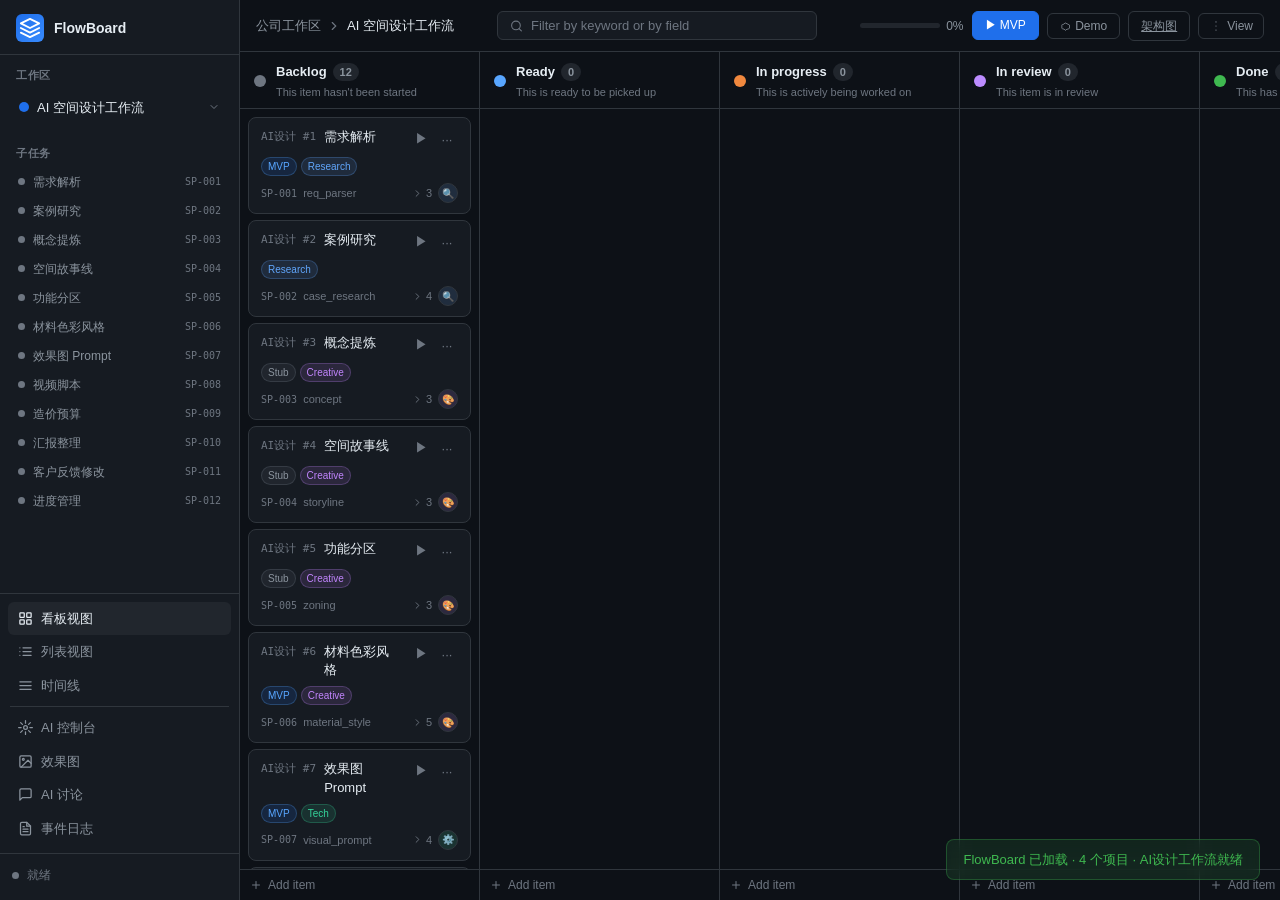
<file: dashboard/index.html>
<!DOCTYPE html>
<html lang="zh-CN">
<head>
  <meta charset="UTF-8" />
  <meta name="viewport" content="width=device-width, initial-scale=1.0" />
  <title>项目实施看板</title>
  <link rel="stylesheet" href="styles.css" />
</head>
<body>

  <!-- ════════════════════════════════════════
       SIDEBAR
  ════════════════════════════════════════ -->
  <aside class="sidebar">
    <div class="sidebar-brand">
      <div class="brand-logo">
        <svg width="22" height="22" viewBox="0 0 24 24" fill="none">
          <path d="M12 2L2 7l10 5 10-5-10-5zM2 17l10 5 10-5M2 12l10 5 10-5" stroke="currentColor" stroke-width="2" stroke-linecap="round" stroke-linejoin="round"/>
        </svg>
      </div>
      <span class="brand-name">FlowBoard</span>
    </div>

    <!-- Project Selector -->
    <div class="project-section">
      <div class="section-label">工作区</div>
      <div class="project-selector" id="projectSelector">
        <div class="project-current" id="projectCurrent">
          <span class="project-dot" id="projectDot"></span>
          <span class="project-current-name" id="projectCurrentName">加载中...</span>
          <svg class="chevron" width="12" height="12" viewBox="0 0 24 24" fill="none"><path d="M6 9l6 6 6-6" stroke="currentColor" stroke-width="2" stroke-linecap="round" stroke-linejoin="round"/></svg>
        </div>
        <div class="project-dropdown" id="projectDropdown"></div>
      </div>
    </div>

    <!-- Sub-items (12 Specialists as nav children) -->
    <div class="project-section" style="margin-top:8px">
      <div class="section-label">子任务</div>
      <div class="subtask-nav" id="subtaskNav"></div>
    </div>

    <div class="sidebar-spacer"></div>

    <!-- Bottom nav -->
    <nav class="bottom-nav">
      <a class="nav-item active" data-view="board" href="#">
        <svg width="15" height="15" viewBox="0 0 24 24" fill="none"><rect x="3" y="3" width="7" height="7" rx="1" stroke="currentColor" stroke-width="2"/><rect x="14" y="3" width="7" height="7" rx="1" stroke="currentColor" stroke-width="2"/><rect x="3" y="14" width="7" height="7" rx="1" stroke="currentColor" stroke-width="2"/><rect x="14" y="14" width="7" height="7" rx="1" stroke="currentColor" stroke-width="2"/></svg>
        看板视图
      </a>
      <a class="nav-item" data-view="list" href="#">
        <svg width="15" height="15" viewBox="0 0 24 24" fill="none"><path d="M8 6h13M8 12h13M8 18h13M3 6h.01M3 12h.01M3 18h.01" stroke="currentColor" stroke-width="2" stroke-linecap="round"/></svg>
        列表视图
      </a>
      <a class="nav-item" data-view="timeline" href="#">
        <svg width="15" height="15" viewBox="0 0 24 24" fill="none"><path d="M3 12h18M3 6h18M3 18h18" stroke="currentColor" stroke-width="2" stroke-linecap="round"/></svg>
        时间线
      </a>
      <div class="nav-divider"></div>
      <a class="nav-item" data-view="ai" href="#">
        <svg width="15" height="15" viewBox="0 0 24 24" fill="none"><circle cx="12" cy="12" r="3" stroke="currentColor" stroke-width="2"/><path d="M12 1v4M12 19v4M4.22 4.22l2.83 2.83M16.95 16.95l2.83 2.83M1 12h4M19 12h4M4.22 19.78l2.83-2.83M16.95 7.05l2.83-2.83" stroke="currentColor" stroke-width="2" stroke-linecap="round"/></svg>
        AI 控制台
      </a>
      <a class="nav-item" data-view="renders" href="#">
        <svg width="15" height="15" viewBox="0 0 24 24" fill="none"><rect x="3" y="3" width="18" height="18" rx="2" stroke="currentColor" stroke-width="2"/><circle cx="8.5" cy="8.5" r="1.5" stroke="currentColor" stroke-width="2"/><path d="M21 15l-5-5L5 21" stroke="currentColor" stroke-width="2" stroke-linecap="round" stroke-linejoin="round"/></svg>
        效果图
      </a>
      <a class="nav-item" data-view="discuss" href="#">
        <svg width="15" height="15" viewBox="0 0 24 24" fill="none"><path d="M21 15a2 2 0 01-2 2H7l-4 4V5a2 2 0 012-2h14a2 2 0 012 2z" stroke="currentColor" stroke-width="2" stroke-linecap="round" stroke-linejoin="round"/></svg>
        AI 讨论
      </a>
      <a class="nav-item" data-view="log" href="#">
        <svg width="15" height="15" viewBox="0 0 24 24" fill="none"><path d="M14 2H6a2 2 0 00-2 2v16a2 2 0 002 2h12a2 2 0 002-2V8z" stroke="currentColor" stroke-width="2"/><path d="M14 2v6h6M16 13H8M16 17H8M10 9H8" stroke="currentColor" stroke-width="2" stroke-linecap="round"/></svg>
        事件日志
      </a>
    </nav>

    <div class="sidebar-footer">
      <div class="agent-pill" id="agentPill">
        <span class="agent-dot" id="agentDot"></span>
        <span id="agentText">就绪</span>
      </div>
    </div>
  </aside>

  <!-- ════════════════════════════════════════
       MAIN
  ════════════════════════════════════════ -->
  <main class="main">

    <!-- Topbar -->
    <header class="topbar">
      <div class="topbar-left">
        <div class="breadcrumb">
          <span class="bc-company" id="bcCompany">公司工作区</span>
          <svg width="14" height="14" viewBox="0 0 24 24" fill="none"><path d="M9 18l6-6-6-6" stroke="currentColor" stroke-width="2" stroke-linecap="round"/></svg>
          <span class="bc-project" id="bcProject">—</span>
        </div>
      </div>
      <div class="topbar-center">
        <div class="search-bar">
          <svg width="14" height="14" viewBox="0 0 24 24" fill="none"><circle cx="11" cy="11" r="8" stroke="currentColor" stroke-width="2"/><path d="M21 21l-4.35-4.35" stroke="currentColor" stroke-width="2" stroke-linecap="round"/></svg>
          <input type="text" id="searchInput" placeholder="Filter by keyword or by field" />
        </div>
      </div>
      <div class="topbar-right">
        <div class="progress-chip">
          <div class="progress-chip-bar">
            <div class="progress-chip-fill" id="globalBar" style="width:0%"></div>
          </div>
          <span id="globalPct">0%</span>
        </div>
        <button class="topbar-btn primary" id="btnRunMVP">▶ MVP</button>
        <button class="topbar-btn ghost" id="btnRunDemo">⬡ Demo</button>
        <a class="topbar-btn ghost" href="architecture.html" target="_blank" rel="noopener noreferrer">架构图</a>
        <button class="topbar-btn icon" id="btnViewToggle" title="视图选项">
          <svg width="14" height="14" viewBox="0 0 24 24" fill="none"><circle cx="12" cy="5" r="1" fill="currentColor"/><circle cx="12" cy="12" r="1" fill="currentColor"/><circle cx="12" cy="19" r="1" fill="currentColor"/></svg>
          View
        </button>
      </div>
    </header>

    <!-- ── BOARD VIEW ────────────────────────── -->
    <div class="view active" id="view-board">
      <div class="board-wrap" id="boardWrap"></div>
    </div>

    <!-- ── LIST VIEW ─────────────────────────── -->
    <div class="view" id="view-list">
      <div class="list-wrap" id="listWrap"></div>
    </div>

    <!-- ── TIMELINE VIEW ─────────────────────── -->
    <div class="view" id="view-timeline">
      <div class="timeline-wrap" id="timelineWrap"></div>
    </div>

    <!-- ── AI PANEL ──────────────────────────── -->
    <div class="view" id="view-ai">
      <div class="ai-wrap">
        <div class="ai-top">
          <h2>AI 控制台</h2>
          <span class="model-badge" id="modelBadge">未配置</span>
        </div>

        <!-- ① API 配置区 -->
        <div class="ai-card ai-card-full" id="aiConfigCard">
          <div class="ai-card-hd">
            接口配置
            <span class="config-status" id="configStatus">未连接</span>
          </div>
          <div class="ai-config-grid">
            <div class="cfg-field">
              <label>Provider</label>
              <select id="cfgProvider">
                <option value="openai">OpenAI / 兼容接口</option>
                <option value="zhipu">智谱 GLM (api.bigmodel.cn)</option>
                <option value="deepseek">DeepSeek (api.deepseek.com)</option>
                <option value="qwen">通义千问 (dashscope.aliyuncs.com)</option>
                <option value="custom">自定义 Base URL</option>
              </select>
            </div>
            <div class="cfg-field">
              <label>Model</label>
              <input type="text" id="cfgModel" placeholder="gpt-4o / glm-4 / deepseek-chat" />
            </div>
            <div class="cfg-field cfg-field-wide">
              <label>Base URL <span style="color:var(--text-3);font-size:11px">（空=使用Provider默认）</span></label>
              <input type="text" id="cfgBaseUrl" placeholder="https://api.openai.com/v1" />
            </div>
            <div class="cfg-field cfg-field-wide">
              <label>API Key</label>
              <div class="key-row">
                <input type="password" id="cfgApiKey" placeholder="sk-..." autocomplete="off" />
                <button class="topbar-btn ghost sm" id="btnTestConn">测试连接</button>
                <button class="topbar-btn primary sm" id="btnSaveCfg">保存</button>
              </div>
            </div>
          </div>
          <div class="cfg-tip" id="cfgTip">配置保存后，点击任意任务卡片的「触发 Skill」将调用真实 LLM 接口。</div>
        </div>

        <div class="ai-grid">
          <div class="ai-card">
            <div class="ai-card-hd">触发 Skill</div>
            <div id="skillList"></div>
          </div>
          <div class="ai-card">
            <div class="ai-card-hd">人工干预</div>
            <div class="intervention">
              <div class="int-row"><span>trace_id</span><code id="currentTrace">—</code></div>
              <div class="int-btns">
                <button class="int-btn warn" id="btnPause">⏸ Pause</button>
                <button class="int-btn ok" id="btnResume">▶ Resume</button>
                <button class="int-btn danger" id="btnCancel">✕ Cancel</button>
              </div>
            </div>
          </div>
          <div class="ai-card ai-card-wide">
            <div class="ai-card-hd">
              实时输出流
              <span class="stream-mode-badge" id="streamModeBadge">Mock</span>
            </div>
            <div class="event-stream" id="eventStream"></div>
          </div>
          <div class="ai-card">
            <div class="ai-card-hd">API 接口文档</div>
            <div id="apiDocs"></div>
          </div>
        </div>

        <!-- ② LLM 实时输出面板 -->
        <div class="ai-card ai-card-full" id="llmOutputCard" style="display:none">
          <div class="ai-card-hd">
            LLM 输出
            <span id="llmTaskLabel" style="font-size:11px;color:var(--text-3);margin-left:8px"></span>
            <button class="topbar-btn ghost sm" style="margin-left:auto" id="btnCloseLLM">关闭</button>
          </div>
          <div class="llm-output-wrap">
            <div class="llm-output" id="llmOutput"></div>
          </div>
        </div>
      </div>
    </div>

    <!-- ── RENDERS VIEW ──────────────────────── -->
    <div class="view" id="view-renders">
      <div class="renders-wrap">
        <div class="renders-header">
          <h2 style="font-size:16px;font-weight:600;color:var(--text-1)">效果图生成结果</h2>
          <div class="renders-actions">
            <span id="imgSelectionInfo" style="font-size:12px;color:var(--text-3)">暂无效果图</span>
            <button class="topbar-btn ghost sm" onclick="tryLoadRenders()">刷新</button>
          </div>
        </div>

        <!-- 运行面板 -->
        <div class="run-panel ai-card">
          <div class="ai-card-hd">启动工作流 <span style="font-size:11px;color:var(--text-3);margin-left:8px">（通过 server.py port 8765）</span></div>
          <div class="run-fields">
            <div class="cfg-field cfg-field-wide">
              <label>任务书</label>
              <textarea id="realBrief" rows="2" placeholder="为某科技企业设计 800㎡ 展厅，风格偏科技感与未来感，要求沉浸式互动体验。" style="width:100%;background:var(--bg-2);border:1px solid var(--border);border-radius:6px;padding:8px;color:var(--text-1);font-size:12px;resize:vertical;"></textarea>
            </div>
            <div class="cfg-field">
              <label>生图 API</label>
              <select id="realImgProvider" style="background:var(--bg-2);border:1px solid var(--border);border-radius:6px;padding:6px 10px;color:var(--text-1);font-size:12px;">
                <option value="cogview">智谱 CogView（推荐）</option>
                <option value="wanx">通义万象</option>
                <option value="mock">Mock（占位图，不消耗 API）</option>
              </select>
            </div>
            <div style="display:flex;align-items:center;gap:8px;margin-top:4px">
              <button class="topbar-btn primary" id="btnRunReal">▶ 启动真实工作流</button>
              <span id="runStatus" style="font-size:12px;color:var(--text-3)">尚未启动</span>
            </div>
          </div>
        </div>

        <!-- 效果图画廊 -->
        <div class="img-gallery" id="imgGallery">
          <div class="gallery-empty">尚无效果图，点击"启动真实工作流"开始生成</div>
        </div>

        <!-- Prompt 查看 Modal -->
        <div id="promptModal" style="display:none;position:fixed;top:0;left:0;right:0;bottom:0;background:rgba(0,0,0,.75);z-index:9999;align-items:center;justify-content:center;" onclick="this.style.display='none'">
          <div style="background:var(--bg-1);border:1px solid var(--border);border-radius:10px;padding:20px;max-width:700px;width:90%;max-height:60vh;overflow:auto;" onclick="event.stopPropagation()">
            <div style="font-size:13px;font-weight:600;color:var(--text-2);margin-bottom:10px">完整 Prompt</div>
            <pre id="promptModalContent" style="font-size:12px;color:var(--text-1);white-space:pre-wrap;word-break:break-all;line-height:1.6"></pre>
            <button class="topbar-btn ghost sm" style="margin-top:12px" onclick="document.getElementById('promptModal').style.display='none'">关闭</button>
          </div>
        </div>
      </div>
    </div>

    <!-- ── DISCUSS VIEW ───────────────────────── -->
    <div class="view" id="view-discuss">
      <div class="discuss-wrap">
        <div class="discuss-header">
          <h2 style="font-size:16px;font-weight:600;color:var(--text-1)">AI 方案讨论室</h2>
          <span style="font-size:12px;color:var(--text-3)">AI 实时参与方案讨论，决策自动记录</span>
        </div>

        <!-- 快捷决策按钮 -->
        <div class="disc-quick-btns">
          <span style="font-size:11px;color:var(--text-3);margin-right:8px">快捷指令：</span>
          <button class="topbar-btn ghost sm" data-discuss-quick="请分析当前选定效果图的优缺点">分析效果图</button>
          <button class="topbar-btn ghost sm" data-discuss-quick="建议优化材料方案，增强科技感">优化材料</button>
          <button class="topbar-btn ghost sm" data-discuss-quick="根据现有方案，给出造价预算建议">造价估算</button>
          <button class="topbar-btn ghost sm" data-discuss-quick="生成下一步的修改行动清单">输出行动清单</button>
        </div>

        <!-- 讨论日志 -->
        <div class="disc-log" id="discussionLog"></div>

        <!-- 输入区 -->
        <div class="disc-input-row">
          <textarea id="discInput" placeholder="输入你的想法或决策（Enter发送，Shift+Enter换行）..." rows="3"></textarea>
          <button class="topbar-btn primary" id="discSend">发送</button>
        </div>
        <div style="font-size:11px;color:var(--text-3);margin-top:6px;padding:0 2px">提示：需在 AI 控制台配置 API Key 才能使用真实 AI 讨论；否则使用 Mock 回复。</div>
      </div>
    </div>

    <!-- ── LOG VIEW ──────────────────────────── -->
    <div class="view" id="view-log">
      <div class="log-wrap">
        <div class="log-tb">
          <span class="log-title">事件日志</span>
          <div class="log-tb-right">
            <select id="logFilter" class="log-filter">
              <option value="all">全部</option>
              <option value="task.status">task.status</option>
              <option value="tool.call">tool.call</option>
              <option value="agent.thought">agent.thought</option>
            </select>
            <button class="topbar-btn ghost" id="btnClearLog">清空</button>
          </div>
        </div>
        <div class="log-body" id="logBody"></div>
      </div>
    </div>
  </main>

  <!-- ════════════════════════════════════════
       TASK DETAIL DRAWER
  ════════════════════════════════════════ -->
  <div class="overlay" id="overlay"></div>
  <div class="drawer" id="drawer">
    <div class="drawer-hd">
      <div class="drawer-hd-top">
        <span class="drawer-id" id="dId"></span>
        <button class="drawer-close" id="drawerClose">
          <svg width="14" height="14" viewBox="0 0 24 24" fill="none"><path d="M18 6L6 18M6 6l12 12" stroke="currentColor" stroke-width="2" stroke-linecap="round"/></svg>
        </button>
      </div>
      <h2 class="drawer-name" id="dName"></h2>
      <!-- 详情内搜索框 -->
      <div class="drawer-search-bar">
        <svg width="12" height="12" viewBox="0 0 24 24" fill="none"><circle cx="11" cy="11" r="8" stroke="currentColor" stroke-width="2"/><path d="M21 21l-4.35-4.35" stroke="currentColor" stroke-width="2" stroke-linecap="round"/></svg>
        <input type="text" id="drawerSearch" placeholder="在详情中检索…" autocomplete="off" />
        <span id="drawerSearchCount" style="font-size:11px;color:var(--text-3);white-space:nowrap"></span>
      </div>
    </div>
    <div class="drawer-body" id="drawer-body-content">
      <div class="drawer-field">
        <label>状态</label>
        <select id="dStatus" class="drawer-select"></select>
      </div>
      <div class="drawer-field">
        <label>负责 Leader</label>
        <span id="dLeader"></span>
      </div>
      <div class="drawer-field">
        <label>Skill</label>
        <span id="dSkill" class="mono-tag"></span>
      </div>
      <div class="drawer-field">
        <label>工具</label>
        <div class="tag-row" id="dTools"></div>
      </div>
      <div class="drawer-field">
        <label>MVP 节点</label>
        <span id="dMvp"></span>
      </div>
      <div class="drawer-section">策略规则</div>
      <div id="dRules" class="rules-list"></div>
      <div class="drawer-section">输入 / 输出</div>
      <div id="dIO"></div>
      <div class="drawer-section">事件历史</div>
      <div id="dEvents" class="events-list"></div>
      <div class="drawer-actions">
        <button class="topbar-btn primary full-w" id="dTrigger">✦ 触发 Skill</button>
      </div>
    </div>
  </div>

  <!-- Toast container -->
  <div id="toasts"></div>

  <script src="app.js"></script>
</body>
</html>
</file>
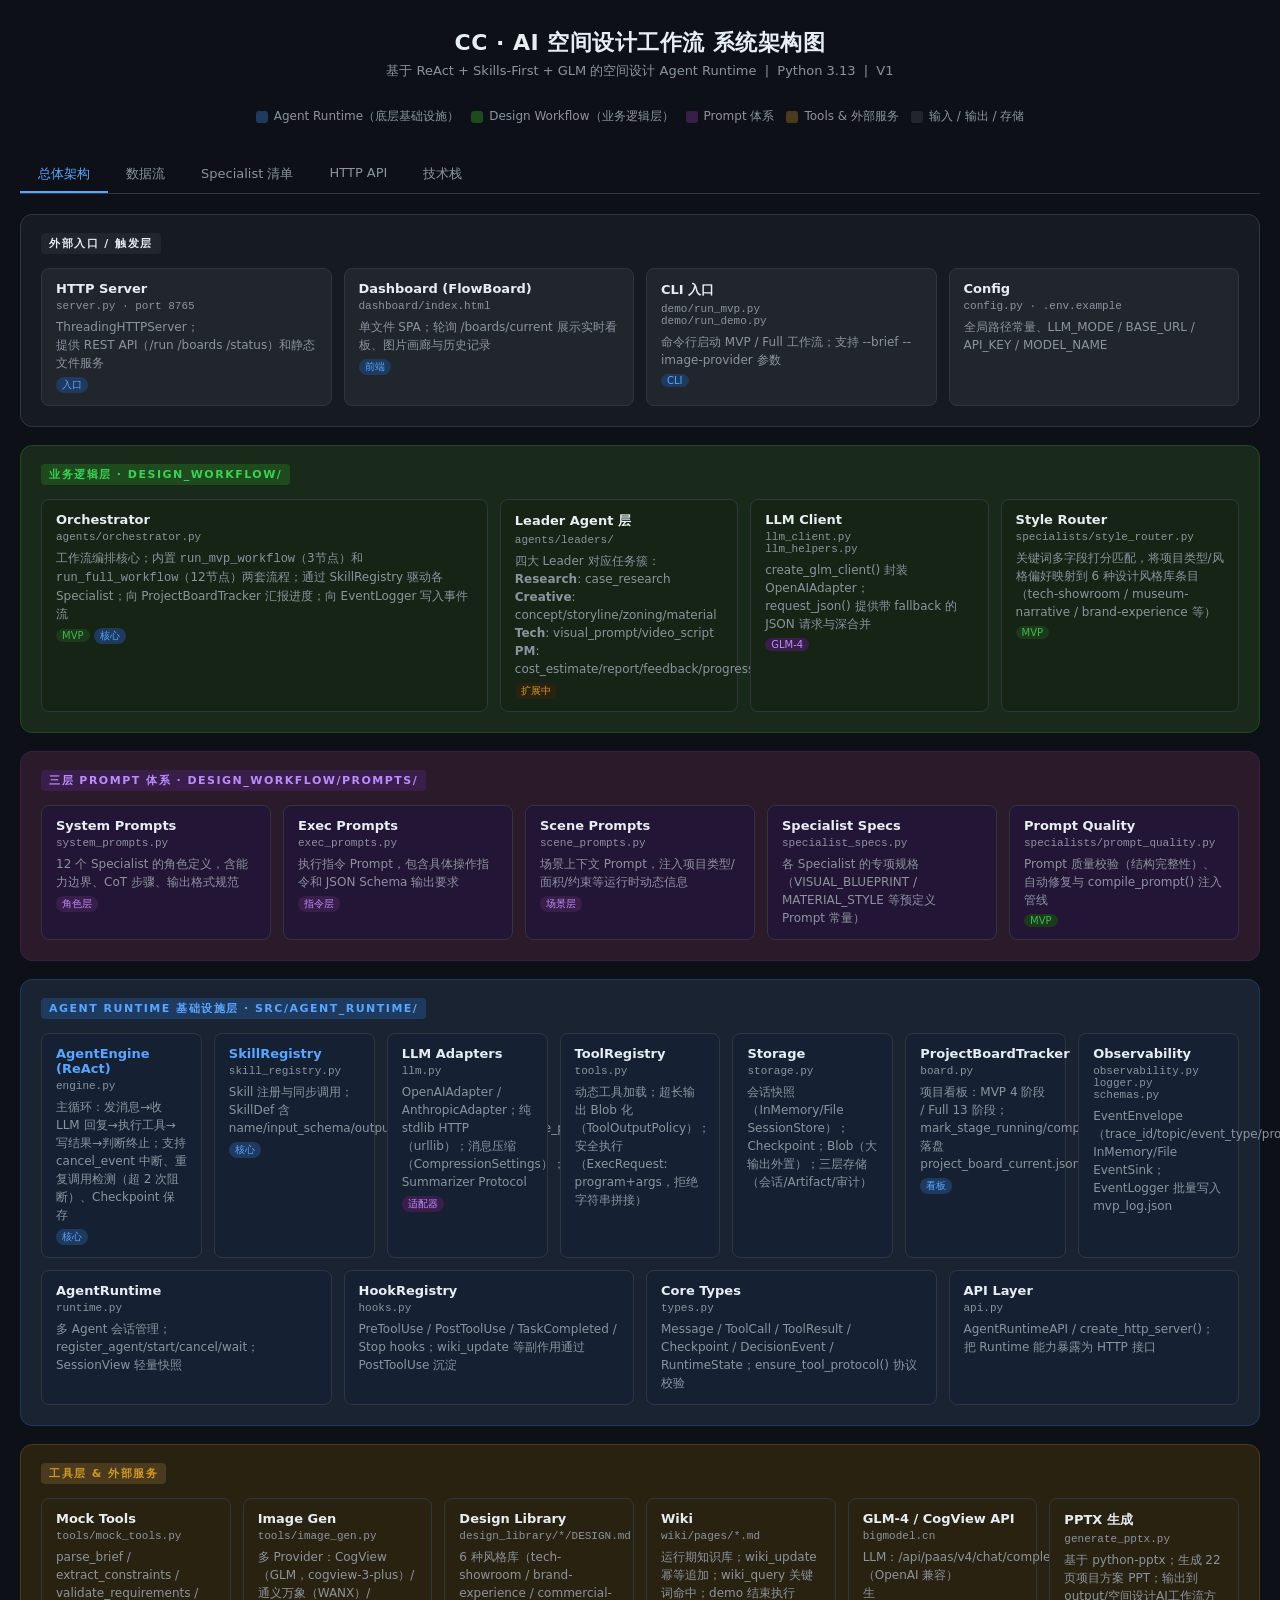
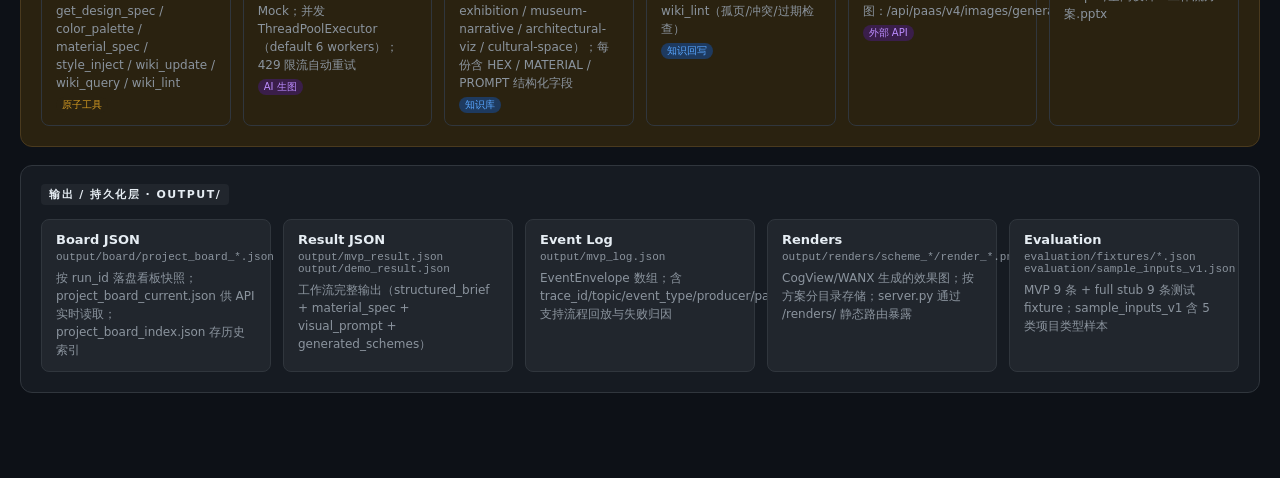
<file: dashboard/architecture.html>
<!DOCTYPE html>
<html lang="zh-CN">
<head>
<meta charset="UTF-8"/>
<meta name="viewport" content="width=device-width,initial-scale=1.0"/>
<title>CC 项目 · 系统架构图</title>
<style>
  :root{
    --bg:#0d1117;--surface:#161b22;--surface2:#21262d;--border:#30363d;
    --text:#e6edf3;--muted:#8b949e;--accent:#58a6ff;--green:#3fb950;
    --orange:#d29922;--purple:#bc8cff;--red:#f85149;--teal:#39d353;
    --layer1:#1f2937;--layer2:#1a2332;--layer3:#1a2a1a;--layer4:#2a1a2a;
    --layer5:#2a2210;
  }
  *{box-sizing:border-box;margin:0;padding:0}
  body{background:var(--bg);color:var(--text);font-family:'Segoe UI',system-ui,sans-serif;font-size:14px;min-height:100vh}
  h1{text-align:center;padding:28px 0 4px;font-size:22px;font-weight:700;letter-spacing:.5px}
  .subtitle{text-align:center;color:var(--muted);font-size:13px;margin-bottom:28px}

  /* ── MAIN LAYOUT ── */
  .page{max-width:1360px;margin:0 auto;padding:0 20px 60px}

  /* ── LEGEND ── */
  .legend{display:flex;flex-wrap:wrap;gap:12px;justify-content:center;margin-bottom:32px}
  .legend-item{display:flex;align-items:center;gap:6px;font-size:12px;color:var(--muted)}
  .legend-dot{width:12px;height:12px;border-radius:3px}

  /* ── LAYER CARD ── */
  .layer{border-radius:12px;border:1px solid var(--border);padding:18px 20px 20px;margin-bottom:18px;position:relative}
  .layer-title{font-size:11px;font-weight:700;text-transform:uppercase;letter-spacing:1.5px;margin-bottom:14px;padding:3px 8px;border-radius:4px;display:inline-block}
  .modules{display:flex;flex-wrap:wrap;gap:12px}

  /* ── MODULE BOX ── */
  .mod{border-radius:8px;border:1px solid var(--border);padding:12px 14px;min-width:160px;flex:1;cursor:default;transition:transform .15s,box-shadow .15s}
  .mod:hover{transform:translateY(-2px);box-shadow:0 6px 20px rgba(0,0,0,.4)}
  .mod-name{font-weight:600;font-size:13px;margin-bottom:4px}
  .mod-file{font-size:11px;color:var(--muted);font-family:monospace;margin-bottom:6px}
  .mod-desc{font-size:12px;color:var(--muted);line-height:1.5}
  .tag{display:inline-block;font-size:10px;padding:1px 6px;border-radius:10px;margin-top:5px;margin-right:4px}

  /* ── DATAFLOW ── */
  .flow-section{margin:28px 0}
  .flow-title{font-size:15px;font-weight:600;margin-bottom:16px;color:var(--accent)}
  .flow{display:flex;align-items:center;flex-wrap:wrap;gap:0;margin-bottom:12px}
  .flow-node{background:var(--surface2);border:1px solid var(--border);border-radius:6px;padding:7px 12px;font-size:12px;white-space:nowrap}
  .flow-arrow{font-size:18px;color:var(--muted);padding:0 6px;user-select:none}
  .flow-label{font-size:11px;color:var(--orange);margin:0 2px}

  /* ── SPECIALIST GRID ── */
  .spec-grid{display:grid;grid-template-columns:repeat(auto-fill,minmax(200px,1fr));gap:10px;margin-top:10px}
  .spec-card{background:var(--surface2);border:1px solid var(--border);border-radius:7px;padding:10px 12px}
  .spec-name{font-weight:600;font-size:12px;margin-bottom:3px}
  .spec-group{font-size:10px;padding:1px 7px;border-radius:10px;display:inline-block;margin-bottom:5px}
  .spec-desc{font-size:11px;color:var(--muted);line-height:1.45}
  .spec-status{font-size:10px;margin-top:5px}

  /* ── API SECTION ── */
  .api-table{width:100%;border-collapse:collapse;font-size:12px;margin-top:10px}
  .api-table th{background:var(--surface2);padding:8px 12px;text-align:left;font-weight:600;color:var(--muted);border-bottom:1px solid var(--border)}
  .api-table td{padding:7px 12px;border-bottom:1px solid var(--border);vertical-align:top}
  .method{font-weight:700;font-family:monospace;font-size:11px;padding:2px 6px;border-radius:4px}
  .get{background:#1a3a1a;color:var(--green)}
  .post{background:#1a2a3a;color:var(--accent)}

  /* ── COLORS PER LAYER ── */
  .l-infra{background:var(--layer2);border-color:#1e3a5f}
  .l-infra .layer-title{background:#1e3a5f;color:var(--accent)}
  .l-infra .mod{background:#162033}

  .l-business{background:var(--layer3);border-color:#1e4a1e}
  .l-business .layer-title{background:#1e4a1e;color:var(--teal)}
  .l-business .mod{background:#152415}

  .l-prompt{background:var(--layer4);border-color:#3a1e4a}
  .l-prompt .layer-title{background:#3a1e4a;color:var(--purple)}
  .l-prompt .mod{background:#231535}

  .l-tools{background:var(--layer5);border-color:#4a3a1e}
  .l-tools .layer-title{background:#4a3a1e;color:var(--orange)}
  .l-tools .mod{background:#2a2210}

  .l-io{background:var(--surface);border-color:var(--border)}
  .l-io .layer-title{background:var(--surface2);color:var(--text)}
  .l-io .mod{background:var(--surface2)}

  /* ── MISC ── */
  .accent{color:var(--accent)}.green{color:var(--green)}.orange{color:var(--orange)}
  .purple{color:var(--purple)}.red{color:var(--red)}.teal{color:var(--teal)}

  .tag-mvp{background:#1a3a1a;color:var(--green)}
  .tag-stub{background:#2a2210;color:var(--orange)}
  .tag-core{background:#1e3a5f;color:var(--accent)}
  .tag-real{background:#3a1e4a;color:var(--purple)}

  .sep{height:1px;background:var(--border);margin:24px 0}

  .callout{background:var(--surface2);border-left:3px solid var(--accent);padding:10px 14px;border-radius:0 6px 6px 0;font-size:12px;color:var(--muted);margin:12px 0}

  /* ── TABS ── */
  .tabs{display:flex;gap:0;border-bottom:1px solid var(--border);margin-bottom:20px}
  .tab{padding:8px 18px;cursor:pointer;font-size:13px;color:var(--muted);border-bottom:2px solid transparent;transition:color .1s,border-color .1s}
  .tab:hover{color:var(--text)}
  .tab.active{color:var(--accent);border-bottom-color:var(--accent)}
  .tab-content{display:none}.tab-content.active{display:block}
</style>
</head>
<body>
<div class="page">
  <h1>CC · AI 空间设计工作流 系统架构图</h1>
  <p class="subtitle">基于 ReAct + Skills-First + GLM 的空间设计 Agent Runtime &nbsp;|&nbsp; Python 3.13 &nbsp;|&nbsp; V1</p>

  <!-- LEGEND -->
  <div class="legend">
    <div class="legend-item"><div class="legend-dot" style="background:#1e3a5f"></div>Agent Runtime（底层基础设施）</div>
    <div class="legend-item"><div class="legend-dot" style="background:#1e4a1e"></div>Design Workflow（业务逻辑层）</div>
    <div class="legend-item"><div class="legend-dot" style="background:#3a1e4a"></div>Prompt 体系</div>
    <div class="legend-item"><div class="legend-dot" style="background:#4a3a1e"></div>Tools &amp; 外部服务</div>
    <div class="legend-item"><div class="legend-dot" style="background:#21262d"></div>输入 / 输出 / 存储</div>
  </div>

  <!-- TABS -->
  <div class="tabs">
    <div class="tab active" onclick="switchTab(this,'overview')">总体架构</div>
    <div class="tab" onclick="switchTab(this,'dataflow')">数据流</div>
    <div class="tab" onclick="switchTab(this,'specialists')">Specialist 清单</div>
    <div class="tab" onclick="switchTab(this,'api')">HTTP API</div>
    <div class="tab" onclick="switchTab(this,'stack')">技术栈</div>
  </div>

  <!-- ══════ TAB: OVERVIEW ══════ -->
  <div class="tab-content active" id="overview">

    <!-- L0: 外部触发 -->
    <div class="layer l-io">
      <div class="layer-title">外部入口 / 触发层</div>
      <div class="modules">
        <div class="mod">
          <div class="mod-name">HTTP Server</div>
          <div class="mod-file">server.py · port 8765</div>
          <div class="mod-desc">ThreadingHTTPServer；<br>提供 REST API（/run /boards /status）和静态文件服务</div>
          <span class="tag tag-core">入口</span>
        </div>
        <div class="mod">
          <div class="mod-name">Dashboard (FlowBoard)</div>
          <div class="mod-file">dashboard/index.html</div>
          <div class="mod-desc">单文件 SPA；轮询 /boards/current 展示实时看板、图片画廊与历史记录</div>
          <span class="tag tag-core">前端</span>
        </div>
        <div class="mod">
          <div class="mod-name">CLI 入口</div>
          <div class="mod-file">demo/run_mvp.py<br>demo/run_demo.py</div>
          <div class="mod-desc">命令行启动 MVP / Full 工作流；支持 --brief --image-provider 参数</div>
          <span class="tag tag-core">CLI</span>
        </div>
        <div class="mod">
          <div class="mod-name">Config</div>
          <div class="mod-file">config.py · .env.example</div>
          <div class="mod-desc">全局路径常量、LLM_MODE / BASE_URL / API_KEY / MODEL_NAME</div>
        </div>
      </div>
    </div>

    <!-- L1: Design Workflow -->
    <div class="layer l-business">
      <div class="layer-title">业务逻辑层 · design_workflow/</div>
      <div class="modules">
        <div class="mod" style="flex:2;min-width:240px">
          <div class="mod-name">Orchestrator</div>
          <div class="mod-file">agents/orchestrator.py</div>
          <div class="mod-desc">工作流编排核心；内置 <code>run_mvp_workflow</code>（3节点）和 <code>run_full_workflow</code>（12节点）两套流程；通过 SkillRegistry 驱动各 Specialist；向 ProjectBoardTracker 汇报进度；向 EventLogger 写入事件流</div>
          <span class="tag tag-mvp">MVP</span><span class="tag tag-core">核心</span>
        </div>
        <div class="mod">
          <div class="mod-name">Leader Agent 层</div>
          <div class="mod-file">agents/leaders/</div>
          <div class="mod-desc">四大 Leader 对应任务簇：<br>
            <b>Research</b>: case_research<br>
            <b>Creative</b>: concept/storyline/zoning/material<br>
            <b>Tech</b>: visual_prompt/video_script<br>
            <b>PM</b>: cost_estimate/report/feedback/progress
          </div>
          <span class="tag tag-stub">扩展中</span>
        </div>
        <div class="mod">
          <div class="mod-name">LLM Client</div>
          <div class="mod-file">llm_client.py<br>llm_helpers.py</div>
          <div class="mod-desc">create_glm_client() 封装 OpenAIAdapter；<br>request_json() 提供带 fallback 的 JSON 请求与深合并</div>
          <span class="tag tag-real">GLM-4</span>
        </div>
        <div class="mod">
          <div class="mod-name">Style Router</div>
          <div class="mod-file">specialists/style_router.py</div>
          <div class="mod-desc">关键词多字段打分匹配，将项目类型/风格偏好映射到 6 种设计风格库条目（tech-showroom / museum-narrative / brand-experience 等）</div>
          <span class="tag tag-mvp">MVP</span>
        </div>
      </div>
    </div>

    <!-- L2: Prompt 体系 -->
    <div class="layer l-prompt">
      <div class="layer-title">三层 Prompt 体系 · design_workflow/prompts/</div>
      <div class="modules">
        <div class="mod">
          <div class="mod-name">System Prompts</div>
          <div class="mod-file">system_prompts.py</div>
          <div class="mod-desc">12 个 Specialist 的角色定义，含能力边界、CoT 步骤、输出格式规范</div>
          <span class="tag tag-real">角色层</span>
        </div>
        <div class="mod">
          <div class="mod-name">Exec Prompts</div>
          <div class="mod-file">exec_prompts.py</div>
          <div class="mod-desc">执行指令 Prompt，包含具体操作指令和 JSON Schema 输出要求</div>
          <span class="tag tag-real">指令层</span>
        </div>
        <div class="mod">
          <div class="mod-name">Scene Prompts</div>
          <div class="mod-file">scene_prompts.py</div>
          <div class="mod-desc">场景上下文 Prompt，注入项目类型/面积/约束等运行时动态信息</div>
          <span class="tag tag-real">场景层</span>
        </div>
        <div class="mod">
          <div class="mod-name">Specialist Specs</div>
          <div class="mod-file">specialist_specs.py</div>
          <div class="mod-desc">各 Specialist 的专项规格（VISUAL_BLUEPRINT / MATERIAL_STYLE 等预定义 Prompt 常量）</div>
        </div>
        <div class="mod">
          <div class="mod-name">Prompt Quality</div>
          <div class="mod-file">specialists/prompt_quality.py</div>
          <div class="mod-desc">Prompt 质量校验（结构完整性）、自动修复与 compile_prompt() 注入管线</div>
          <span class="tag tag-mvp">MVP</span>
        </div>
      </div>
    </div>

    <!-- L3: Agent Runtime -->
    <div class="layer l-infra">
      <div class="layer-title">Agent Runtime 基础设施层 · src/agent_runtime/</div>
      <div class="modules">
        <div class="mod">
          <div class="mod-name accent">AgentEngine (ReAct)</div>
          <div class="mod-file">engine.py</div>
          <div class="mod-desc">主循环：发消息→收 LLM 回复→执行工具→写结果→判断终止；支持 cancel_event 中断、重复调用检测（超 2 次阻断）、Checkpoint 保存</div>
          <span class="tag tag-core">核心</span>
        </div>
        <div class="mod">
          <div class="mod-name accent">SkillRegistry</div>
          <div class="mod-file">skill_registry.py</div>
          <div class="mod-desc">Skill 注册与同步调用；SkillDef 含 name/input_schema/output_schema/handler/upgrade_path</div>
          <span class="tag tag-core">核心</span>
        </div>
        <div class="mod">
          <div class="mod-name">LLM Adapters</div>
          <div class="mod-file">llm.py</div>
          <div class="mod-desc">OpenAIAdapter / AnthropicAdapter；纯 stdlib HTTP（urllib）；消息压缩（CompressionSettings）；Summarizer Protocol</div>
          <span class="tag tag-real">适配器</span>
        </div>
        <div class="mod">
          <div class="mod-name">ToolRegistry</div>
          <div class="mod-file">tools.py</div>
          <div class="mod-desc">动态工具加载；超长输出 Blob 化（ToolOutputPolicy）；安全执行（ExecRequest: program+args，拒绝字符串拼接）</div>
        </div>
        <div class="mod">
          <div class="mod-name">Storage</div>
          <div class="mod-file">storage.py</div>
          <div class="mod-desc">会话快照（InMemory/File SessionStore）；Checkpoint；Blob（大输出外置）；三层存储（会话/Artifact/审计）</div>
        </div>
        <div class="mod">
          <div class="mod-name">ProjectBoardTracker</div>
          <div class="mod-file">board.py</div>
          <div class="mod-desc">项目看板：MVP 4 阶段 / Full 13 阶段；mark_stage_running/completed；落盘 project_board_current.json</div>
          <span class="tag tag-core">看板</span>
        </div>
        <div class="mod">
          <div class="mod-name">Observability</div>
          <div class="mod-file">observability.py<br>logger.py<br>schemas.py</div>
          <div class="mod-desc">EventEnvelope（trace_id/topic/event_type/producer/payload）；InMemory/File EventSink；EventLogger 批量写入 mvp_log.json</div>
        </div>
        <div class="mod">
          <div class="mod-name">AgentRuntime</div>
          <div class="mod-file">runtime.py</div>
          <div class="mod-desc">多 Agent 会话管理；register_agent/start/cancel/wait；SessionView 轻量快照</div>
        </div>
        <div class="mod">
          <div class="mod-name">HookRegistry</div>
          <div class="mod-file">hooks.py</div>
          <div class="mod-desc">PreToolUse / PostToolUse / TaskCompleted / Stop hooks；wiki_update 等副作用通过 PostToolUse 沉淀</div>
        </div>
        <div class="mod">
          <div class="mod-name">Core Types</div>
          <div class="mod-file">types.py</div>
          <div class="mod-desc">Message / ToolCall / ToolResult / Checkpoint / DecisionEvent / RuntimeState；ensure_tool_protocol() 协议校验</div>
        </div>
        <div class="mod">
          <div class="mod-name">API Layer</div>
          <div class="mod-file">api.py</div>
          <div class="mod-desc">AgentRuntimeAPI / create_http_server()；把 Runtime 能力暴露为 HTTP 接口</div>
        </div>
      </div>
    </div>

    <!-- L4: Tools & External -->
    <div class="layer l-tools">
      <div class="layer-title">工具层 &amp; 外部服务</div>
      <div class="modules">
        <div class="mod">
          <div class="mod-name">Mock Tools</div>
          <div class="mod-file">tools/mock_tools.py</div>
          <div class="mod-desc">parse_brief / extract_constraints / validate_requirements / get_design_spec / color_palette / material_spec / style_inject / wiki_update / wiki_query / wiki_lint</div>
          <span class="tag tag-stub">原子工具</span>
        </div>
        <div class="mod">
          <div class="mod-name">Image Gen</div>
          <div class="mod-file">tools/image_gen.py</div>
          <div class="mod-desc">多 Provider：CogView（GLM，cogview-3-plus）/ 通义万象（WANX）/ Mock；并发 ThreadPoolExecutor（default 6 workers）；429 限流自动重试</div>
          <span class="tag tag-real">AI 生图</span>
        </div>
        <div class="mod">
          <div class="mod-name">Design Library</div>
          <div class="mod-file">design_library/*/DESIGN.md</div>
          <div class="mod-desc">6 种风格库（tech-showroom / brand-experience / commercial-exhibition / museum-narrative / architectural-viz / cultural-space）；每份含 HEX / MATERIAL / PROMPT 结构化字段</div>
          <span class="tag tag-core">知识库</span>
        </div>
        <div class="mod">
          <div class="mod-name">Wiki</div>
          <div class="mod-file">wiki/pages/*.md</div>
          <div class="mod-desc">运行期知识库；wiki_update 幂等追加；wiki_query 关键词命中；demo 结束执行 wiki_lint（孤页/冲突/过期检查）</div>
          <span class="tag tag-core">知识回写</span>
        </div>
        <div class="mod">
          <div class="mod-name">GLM-4 / CogView API</div>
          <div class="mod-file">bigmodel.cn</div>
          <div class="mod-desc">LLM：/api/paas/v4/chat/completions（OpenAI 兼容）<br>生图：/api/paas/v4/images/generations</div>
          <span class="tag tag-real">外部 API</span>
        </div>
        <div class="mod">
          <div class="mod-name">PPTX 生成</div>
          <div class="mod-file">generate_pptx.py</div>
          <div class="mod-desc">基于 python-pptx；生成 22 页项目方案 PPT；输出到 output/空间设计AI工作流方案.pptx</div>
        </div>
      </div>
    </div>

    <!-- L5: Output / Storage -->
    <div class="layer l-io">
      <div class="layer-title">输出 / 持久化层 · output/</div>
      <div class="modules">
        <div class="mod">
          <div class="mod-name">Board JSON</div>
          <div class="mod-file">output/board/project_board_*.json</div>
          <div class="mod-desc">按 run_id 落盘看板快照；project_board_current.json 供 API 实时读取；project_board_index.json 存历史索引</div>
        </div>
        <div class="mod">
          <div class="mod-name">Result JSON</div>
          <div class="mod-file">output/mvp_result.json<br>output/demo_result.json</div>
          <div class="mod-desc">工作流完整输出（structured_brief + material_spec + visual_prompt + generated_schemes）</div>
        </div>
        <div class="mod">
          <div class="mod-name">Event Log</div>
          <div class="mod-file">output/mvp_log.json</div>
          <div class="mod-desc">EventEnvelope 数组；含 trace_id/topic/event_type/producer/payload；支持流程回放与失败归因</div>
        </div>
        <div class="mod">
          <div class="mod-name">Renders</div>
          <div class="mod-file">output/renders/scheme_*/render_*.png</div>
          <div class="mod-desc">CogView/WANX 生成的效果图；按方案分目录存储；server.py 通过 /renders/ 静态路由暴露</div>
        </div>
        <div class="mod">
          <div class="mod-name">Evaluation</div>
          <div class="mod-file">evaluation/fixtures/*.json<br>evaluation/sample_inputs_v1.json</div>
          <div class="mod-desc">MVP 9 条 + full stub 9 条测试 fixture；sample_inputs_v1 含 5 类项目类型样本</div>
        </div>
      </div>
    </div>

  </div><!-- /overview -->

  <!-- ══════ TAB: DATA FLOW ══════ -->
  <div class="tab-content" id="dataflow">
    <div class="flow-section">
      <div class="flow-title">MVP 三节点数据流</div>

      <div class="flow">
        <div class="flow-node" style="background:#1a2a1a;border-color:#1e4a1e">brief（自然语言任务书）</div>
        <div class="flow-arrow">→</div>
        <div class="flow-node">req_parser</div>
        <div class="flow-arrow">→</div>
        <div class="flow-node" style="background:#162033;border-color:#1e3a5f">structured_brief<br><small style="color:var(--muted)">project_type / area_sqm / style_preferences / audience</small></div>
      </div>

      <div class="flow">
        <div class="flow-node" style="background:#162033;border-color:#1e3a5f">structured_brief</div>
        <div class="flow-arrow">→</div>
        <div class="flow-node">style_router</div>
        <div class="flow-arrow" style="color:var(--orange)">→<small class="flow-label">匹配风格</small></div>
        <div class="flow-node">get_design_spec<br><small style="color:var(--muted)">读 DESIGN.md</small></div>
        <div class="flow-arrow">→</div>
        <div class="flow-node">material_style</div>
        <div class="flow-arrow">→</div>
        <div class="flow-node" style="background:#162033;border-color:#1e3a5f">material_spec<br><small style="color:var(--muted)">style_key / palette / materials / direction</small></div>
        <div class="flow-arrow" style="color:var(--teal)">+</div>
        <div class="flow-node" style="background:#1a2a1a;border-color:#1e4a1e">wiki_update<br><small style="color:var(--muted)">知识回写</small></div>
      </div>

      <div class="flow">
        <div class="flow-node" style="background:#162033;border-color:#1e3a5f">structured_brief<br>+ material_spec</div>
        <div class="flow-arrow">→</div>
        <div class="flow-node">visual_prompt</div>
        <div class="flow-arrow" style="color:var(--orange)">→<small class="flow-label">GLM-4</small></div>
        <div class="flow-node">prompt_quality<br><small style="color:var(--muted)">校验 + 修复</small></div>
        <div class="flow-arrow">→</div>
        <div class="flow-node" style="background:#162033;border-color:#1e3a5f">schemes[A/B/C]<br><small style="color:var(--muted)">每套 6 视角 prompt</small></div>
      </div>

      <div class="flow">
        <div class="flow-node" style="background:#162033;border-color:#1e3a5f">schemes[A/B/C].views[].prompt</div>
        <div class="flow-arrow">→</div>
        <div class="flow-node">image_gen<br><small style="color:var(--muted)">ThreadPoolExecutor × 6</small></div>
        <div class="flow-arrow" style="color:var(--orange)">→<small class="flow-label">CogView API</small></div>
        <div class="flow-node" style="background:#162033;border-color:#1e3a5f">generated_schemes<br><small style="color:var(--muted)">本地 PNG + URL</small></div>
      </div>

      <div class="callout">MVP 数据链路：brief → structured_brief → material_spec → visual_prompts → rendered_images；全程由 SkillRegistry 调度，EventLogger 记录每个节点的 started/completed 事件，ProjectBoardTracker 实时更新看板状态。</div>
    </div>

    <div class="sep"></div>

    <div class="flow-section">
      <div class="flow-title">Full 工作流 12 阶段（含 Stub）</div>
      <div style="display:grid;grid-template-columns:repeat(auto-fill,minmax(180px,1fr));gap:8px;margin-top:10px">
        <div class="flow-node" style="background:#1a2332;border-color:#1e3a5f">① req_parser<br><small style="color:var(--green)">✓ 已实现</small></div>
        <div class="flow-node" style="background:#2a2210;border-color:#4a3a1e">② case_research<br><small style="color:var(--orange)">stub</small></div>
        <div class="flow-node" style="background:#2a2210;border-color:#4a3a1e">③ concept<br><small style="color:var(--orange)">stub</small></div>
        <div class="flow-node" style="background:#2a2210;border-color:#4a3a1e">④ storyline<br><small style="color:var(--orange)">stub</small></div>
        <div class="flow-node" style="background:#2a2210;border-color:#4a3a1e">⑤ zoning<br><small style="color:var(--orange)">stub</small></div>
        <div class="flow-node" style="background:#1a2332;border-color:#1e3a5f">⑥ material_style<br><small style="color:var(--green)">✓ 已实现</small></div>
        <div class="flow-node" style="background:#1a2332;border-color:#1e3a5f">⑦ visual_prompt<br><small style="color:var(--green)">✓ 已实现</small></div>
        <div class="flow-node" style="background:#1a2332;border-color:#1e3a5f">⑧ image_gen<br><small style="color:var(--green)">✓ 已实现</small></div>
        <div class="flow-node" style="background:#2a2210;border-color:#4a3a1e">⑨ video_script<br><small style="color:var(--orange)">stub</small></div>
        <div class="flow-node" style="background:#2a2210;border-color:#4a3a1e">⑩ cost_estimate<br><small style="color:var(--orange)">stub</small></div>
        <div class="flow-node" style="background:#2a2210;border-color:#4a3a1e">⑪ report<br><small style="color:var(--orange)">stub</small></div>
        <div class="flow-node" style="background:#2a2210;border-color:#4a3a1e">⑫ feedback<br><small style="color:var(--orange)">stub</small></div>
        <div class="flow-node" style="background:#2a2210;border-color:#4a3a1e">⑬ progress<br><small style="color:var(--orange)">stub</small></div>
      </div>
    </div>

    <div class="sep"></div>

    <div class="flow-section">
      <div class="flow-title">事件与状态机流</div>
      <div class="flow" style="flex-wrap:wrap;gap:6px">
        <div class="flow-node" style="background:#231535">WAITING_FOR_USER</div>
        <div class="flow-arrow">↔</div>
        <div class="flow-node" style="background:#231535">WAITING_FOR_CONFIRMATION</div>
        <div class="flow-arrow">→</div>
        <div class="flow-node" style="background:#1a2332;border-color:#1e3a5f">RUNNING</div>
        <div class="flow-arrow">→</div>
        <div class="flow-node" style="background:#1a2a1a;border-color:#1e4a1e">COMPLETED</div>
      </div>
      <div class="flow" style="margin-top:8px">
        <div class="flow-node" style="background:#1a2332;border-color:#1e3a5f">RUNNING</div>
        <div class="flow-arrow" style="color:var(--red)">→</div>
        <div class="flow-node" style="background:#2a1010;border-color:#4a1e1e">ERROR</div>
        <span style="margin:0 10px;color:var(--muted)">or</span>
        <div class="flow-node" style="background:#2a1010;border-color:#4a1e1e">CANCELLED</div>
      </div>
    </div>
  </div>

  <!-- ══════ TAB: SPECIALISTS ══════ -->
  <div class="tab-content" id="specialists">
    <div class="spec-grid">
      <div class="spec-card">
        <div class="spec-name">req_parser</div>
        <div class="spec-group" style="background:#1a3a1a;color:var(--green)">Research Leader</div>
        <div class="spec-desc">从自然语言任务书提取结构化需求：project_type / area_sqm / style_preferences / audience / special_requirements</div>
        <div class="spec-status"><span class="tag tag-mvp">✓ MVP 完整实现</span></div>
      </div>
      <div class="spec-card">
        <div class="spec-name">material_style</div>
        <div class="spec-group" style="background:#1e3a5f;color:var(--accent)">Creative Leader</div>
        <div class="spec-desc">风格路由 → 读设计库 → 生成色板/材料/方向/照明概念；wiki_update 回写知识；支持 GLM fallback</div>
        <div class="spec-status"><span class="tag tag-mvp">✓ MVP 完整实现</span></div>
      </div>
      <div class="spec-card">
        <div class="spec-name">visual_prompt</div>
        <div class="spec-group" style="background:#3a1e4a;color:var(--purple)">Tech Leader</div>
        <div class="spec-desc">生成 3 套方案 × 6 视角 Prompt；注入项目类型/面积/色值/材料；GLM 增强 + prompt_quality 校验修复</div>
        <div class="spec-status"><span class="tag tag-mvp">✓ MVP 完整实现</span></div>
      </div>
      <div class="spec-card">
        <div class="spec-name">prompt_quality</div>
        <div class="spec-group" style="background:#3a1e4a;color:var(--purple)">Tech Leader</div>
        <div class="spec-desc">结构完整性校验（check_prompt_quality）、compile_prompt 注入管线、palette_phrase 色彩短语生成</div>
        <div class="spec-status"><span class="tag tag-mvp">✓ 已实现</span></div>
      </div>
      <div class="spec-card">
        <div class="spec-name">style_router</div>
        <div class="spec-group" style="background:#1e3a5f;color:var(--accent)">Creative Leader</div>
        <div class="spec-desc">多字段加权关键词匹配（project_type×4 / style_prefs×3 / special_req×3 / audience×2），输出 selected_style_key + top_candidates + tone_tags</div>
        <div class="spec-status"><span class="tag tag-mvp">✓ 已实现</span></div>
      </div>
      <div class="spec-card">
        <div class="spec-name">intake_standard</div>
        <div class="spec-group" style="background:#1a3a1a;color:var(--green)">Research Leader</div>
        <div class="spec-desc">输出标准对比协议；enrich_to_output_standard() 将基础 payload 扩展为符合 V1 schema 的完整结构化需求</div>
        <div class="spec-status"><span class="tag tag-mvp">✓ 已实现</span></div>
      </div>
      <div class="spec-card">
        <div class="spec-name">case_research</div>
        <div class="spec-group" style="background:#1a3a1a;color:var(--green)">Research Leader</div>
        <div class="spec-desc">从企业案例库按需召回相关案例，解释相关原因，输出 CaseCard 列表</div>
        <div class="spec-status"><span class="tag tag-stub">stub 占位</span></div>
      </div>
      <div class="spec-card">
        <div class="spec-name">concept</div>
        <div class="spec-group" style="background:#1e3a5f;color:var(--accent)">Creative Leader</div>
        <div class="spec-desc">生成 3 套概念方向（稳健/创新/成本友好）；每套含 theme_statement / spatial_strategy / linked_requirements</div>
        <div class="spec-status"><span class="tag tag-stub">stub 占位</span></div>
      </div>
      <div class="spec-card">
        <div class="spec-name">storyline</div>
        <div class="spec-group" style="background:#1e3a5f;color:var(--accent)">Creative Leader</div>
        <div class="spec-desc">空间叙事线设计；把概念翻译成参观路径节奏和场景转折点</div>
        <div class="spec-status"><span class="tag tag-stub">stub 占位</span></div>
      </div>
      <div class="spec-card">
        <div class="spec-name">zoning</div>
        <div class="spec-group" style="background:#1e3a5f;color:var(--accent)">Creative Leader</div>
        <div class="spec-desc">功能分区规划；根据需求和故事线输出各功能区面积分配与边界建议</div>
        <div class="spec-status"><span class="tag tag-stub">stub 占位</span></div>
      </div>
      <div class="spec-card">
        <div class="spec-name">video_script</div>
        <div class="spec-group" style="background:#3a1e4a;color:var(--purple)">Tech Leader</div>
        <div class="spec-desc">根据方案生成视频脚本：分镜、旁白、音乐风格建议</div>
        <div class="spec-status"><span class="tag tag-stub">stub 占位</span></div>
      </div>
      <div class="spec-card">
        <div class="spec-name">cost_estimate</div>
        <div class="spec-group" style="background:#4a3a1e;color:var(--orange)">PM Leader</div>
        <div class="spec-desc">基于面积/材料/风格输出分项成本估算和总价区间</div>
        <div class="spec-status"><span class="tag tag-stub">stub 占位</span></div>
      </div>
      <div class="spec-card">
        <div class="spec-name">report</div>
        <div class="spec-group" style="background:#4a3a1e;color:var(--orange)">PM Leader</div>
        <div class="spec-desc">汇报文档生成；整合全流程产物为可提交的设计前期成果包</div>
        <div class="spec-status"><span class="tag tag-stub">stub 占位</span></div>
      </div>
      <div class="spec-card">
        <div class="spec-name">feedback</div>
        <div class="spec-group" style="background:#4a3a1e;color:var(--orange)">PM Leader</div>
        <div class="spec-desc">处理会议反馈；将人工评审意见回灌至下一轮概念生成</div>
        <div class="spec-status"><span class="tag tag-stub">stub 占位</span></div>
      </div>
      <div class="spec-card">
        <div class="spec-name">progress</div>
        <div class="spec-group" style="background:#4a3a1e;color:var(--orange)">PM Leader</div>
        <div class="spec-desc">项目进度计划；里程碑拆分与工期估算</div>
        <div class="spec-status"><span class="tag tag-stub">stub 占位</span></div>
      </div>
    </div>
  </div>

  <!-- ══════ TAB: API ══════ -->
  <div class="tab-content" id="api">
    <div class="callout" style="margin-bottom:16px">HTTP Server 端口 <b>8765</b>；支持 CORS（Access-Control-Allow-Origin: *）；所有响应 Content-Type: application/json 或 text/html</div>
    <table class="api-table">
      <thead>
        <tr>
          <th>Method</th><th>Path</th><th>功能说明</th><th>返回</th>
        </tr>
      </thead>
      <tbody>
        <tr>
          <td><span class="method get">GET</span></td>
          <td><code>/boards/current</code></td>
          <td>返回最新工程看板快照；图片 local_path 自动转为 /renders/ HTTP URL</td>
          <td>project_board_current.json</td>
        </tr>
        <tr>
          <td><span class="method get">GET</span></td>
          <td><code>/boards</code></td>
          <td>返回所有历史运行记录列表（project_board_index.json）</td>
          <td>{ runs: [...] }</td>
        </tr>
        <tr>
          <td><span class="method get">GET</span></td>
          <td><code>/renders/&lt;path&gt;</code></td>
          <td>提供生成图片的静态访问；支持子目录（scheme_A/render_1.png）；有路径穿越保护</td>
          <td>image/png 等</td>
        </tr>
        <tr>
          <td><span class="method get">GET</span></td>
          <td><code>/status</code></td>
          <td>查询当前是否有工作流在运行</td>
          <td>{ running: bool, last_result_keys: [...] }</td>
        </tr>
        <tr>
          <td><span class="method get">GET</span></td>
          <td><code>/</code></td>
          <td>重定向到 dashboard/index.html；提供看板 SPA</td>
          <td>text/html</td>
        </tr>
        <tr>
          <td><span class="method post">POST</span></td>
          <td><code>/run</code></td>
          <td>在后台线程异步启动 MVP 工作流；若已在运行返回 409；支持 brief / image_provider / image_api_key 参数</td>
          <td>202: { status: "started", brief, image_provider }</td>
        </tr>
      </tbody>
    </table>
  </div>

  <!-- ══════ TAB: STACK ══════ -->
  <div class="tab-content" id="stack">
    <div class="modules" style="gap:14px">
      <div class="mod l-infra" style="min-width:220px">
        <div class="mod-name accent">运行时</div>
        <div class="mod-desc">Python ≥ 3.13<br>asyncio（主循环 / LLM 调用）<br>threading（HTTP server / 后台任务）<br>标准库 urllib（HTTP client，无第三方）</div>
      </div>
      <div class="mod l-business">
        <div class="mod-name" style="color:var(--teal)">LLM 后端</div>
        <div class="mod-desc">GLM-4（智谱 AI）<br>OpenAI 兼容 API<br>openai_http_transport / anthropic_http_transport（可切换）<br>消息压缩（8000 token 窗口，65% 触发摘要）</div>
      </div>
      <div class="mod l-tools">
        <div class="mod-name" style="color:var(--orange)">生图服务</div>
        <div class="mod-desc">CogView-3-Plus（默认，同账号）<br>通义万象 WANX（可选，需独立 key）<br>Mock（开发/测试，占位图）<br>并发 6 workers，429 自动重试</div>
      </div>
      <div class="mod l-prompt">
        <div class="mod-name" style="color:var(--purple)">文档生成</div>
        <div class="mod-desc">python-pptx（22 页 PPTX）<br>JSON（结构化产物落盘）<br>Markdown（wiki / DESIGN.md）</div>
      </div>
      <div class="mod l-io">
        <div class="mod-name">测试</div>
        <div class="mod-desc">pytest（26 个测试文件）<br>覆盖：types / engine / tools / storage / observability / api / skill_registry / mock_tools / mvp_flow / full_demo / image_gen / board 等</div>
      </div>
      <div class="mod l-io">
        <div class="mod-name">打包</div>
        <div class="mod-desc">setuptools ≥ 68（src layout）<br>pyproject.toml<br>requirements: pytest, python-pptx</div>
      </div>
    </div>
  </div>

</div><!-- /page -->

<script>
function switchTab(el, id){
  document.querySelectorAll('.tab').forEach(t=>t.classList.remove('active'));
  document.querySelectorAll('.tab-content').forEach(c=>c.classList.remove('active'));
  el.classList.add('active');
  document.getElementById(id).classList.add('active');
}
</script>
</body>
</html>
</file>
<file: dashboard/styles.css>
/* ================================================================
   FlowBoard — GitHub Backlog 风格任务看板
   设计语言：深色底 + 细线边框 + 状态圆点 + 列头计数器
   ================================================================ */

*, *::before, *::after { box-sizing: border-box; margin: 0; padding: 0; }

:root {
  --bg:          #0d1117;
  --bg-1:        #161b22;
  --bg-2:        #1c2128;
  --bg-3:        #21262d;
  --bg-hover:    #2d333b;
  --border:      #30363d;
  --border-muted:#21262d;

  --text:        #e6edf3;
  --text-2:      #8b949e;
  --text-3:      #6e7681;
  --text-link:   #58a6ff;

  --accent:      #1f6feb;
  --accent-2:    #388bfd;

  /* Column status colors — matching the screenshot */
  --c-backlog:   #6e7681;
  --c-ready:     #58a6ff;
  --c-doing:     #f0883e;
  --c-review:    #bc8cff;
  --c-done:      #3fb950;
  --c-danger:    #f85149;

  /* Leader colors */
  --research:    #60a5fa;
  --creative:    #c084fc;
  --tech:        #34d399;
  --pm:          #fb923c;

  --radius:      6px;
  --radius-lg:   8px;
  --font:        -apple-system, BlinkMacSystemFont, "Segoe UI", "Noto Sans", Helvetica, Arial, sans-serif;
  --mono:        ui-monospace, "SFMono-Regular", SF Mono, Menlo, Consolas, monospace;

  --sidebar-w:   240px;
  --topbar-h:    52px;
}

html, body {
  height: 100%;
  background: var(--bg);
  color: var(--text);
  font-family: var(--font);
  font-size: 13px;
  line-height: 1.5;
  overflow: hidden;
}

/* ── Layout ─────────────────────────────────────────────── */
body { display: flex; height: 100vh; }

.sidebar {
  width: var(--sidebar-w);
  min-width: var(--sidebar-w);
  background: var(--bg-1);
  border-right: 1px solid var(--border);
  display: flex;
  flex-direction: column;
  overflow: hidden;
  flex-shrink: 0;
}

.main {
  flex: 1;
  display: flex;
  flex-direction: column;
  overflow: hidden;
  min-width: 0;
}

/* ── Sidebar Brand ───────────────────────────────────────── */
.sidebar-brand {
  display: flex;
  align-items: center;
  gap: 10px;
  padding: 14px 16px 12px;
  border-bottom: 1px solid var(--border);
}
.brand-logo {
  width: 28px; height: 28px;
  background: linear-gradient(135deg, #1f6feb, #388bfd);
  border-radius: 6px;
  display: flex; align-items: center; justify-content: center;
  color: #fff;
  flex-shrink: 0;
}
.brand-name { font-weight: 600; font-size: 14px; color: var(--text); }

/* ── Project Section ─────────────────────────────────────── */
.project-section { padding: 12px 8px 0; }
.section-label {
  font-size: 11px;
  font-weight: 600;
  color: var(--text-3);
  text-transform: uppercase;
  letter-spacing: .5px;
  padding: 0 8px 6px;
}

.project-selector { position: relative; }
.project-current {
  display: flex;
  align-items: center;
  gap: 8px;
  padding: 7px 10px;
  border-radius: var(--radius);
  cursor: pointer;
  border: 1px solid transparent;
  transition: background .15s, border-color .15s;
}
.project-current:hover { background: var(--bg-hover); border-color: var(--border); }
.project-dot {
  width: 10px; height: 10px;
  border-radius: 50%;
  flex-shrink: 0;
}
.project-current-name { flex: 1; font-size: 13px; font-weight: 500; color: var(--text); overflow: hidden; text-overflow: ellipsis; white-space: nowrap; }
.chevron { color: var(--text-3); flex-shrink: 0; transition: transform .2s; }
.project-selector.open .chevron { transform: rotate(180deg); }

.project-dropdown {
  display: none;
  position: absolute;
  top: calc(100% + 4px);
  left: 0; right: 0;
  background: var(--bg-2);
  border: 1px solid var(--border);
  border-radius: var(--radius-lg);
  z-index: 200;
  overflow: hidden;
  box-shadow: 0 8px 24px rgba(0,0,0,.4);
}
.project-selector.open .project-dropdown { display: block; }

.proj-dropdown-header {
  padding: 10px 12px 6px;
  font-size: 11px;
  color: var(--text-3);
  font-weight: 600;
  text-transform: uppercase;
  letter-spacing: .5px;
  border-bottom: 1px solid var(--border-muted);
}
.proj-item {
  display: flex;
  align-items: center;
  gap: 8px;
  padding: 8px 12px;
  cursor: pointer;
  transition: background .1s;
}
.proj-item:hover { background: var(--bg-hover); }
.proj-item.active { background: var(--bg-3); }
.proj-item-dot { width: 8px; height: 8px; border-radius: 50%; flex-shrink: 0; }
.proj-item-info { flex: 1; overflow: hidden; }
.proj-item-name { font-size: 13px; color: var(--text); font-weight: 500; overflow: hidden; text-overflow: ellipsis; white-space: nowrap; }
.proj-item-sub { font-size: 11px; color: var(--text-3); }
.proj-item-check { color: var(--c-done); font-size: 12px; }

/* ── Subtask Nav ─────────────────────────────────────────── */
.subtask-nav { display: flex; flex-direction: column; gap: 1px; }
.subtask-item {
  display: flex;
  align-items: center;
  gap: 8px;
  padding: 5px 10px;
  border-radius: var(--radius);
  cursor: pointer;
  font-size: 12px;
  color: var(--text-2);
  transition: background .1s, color .1s;
}
.subtask-item:hover { background: var(--bg-hover); color: var(--text); }
.subtask-item.active { background: var(--bg-3); color: var(--text); }
.subtask-status-dot { width: 7px; height: 7px; border-radius: 50%; flex-shrink: 0; }
.subtask-id { font-family: var(--mono); font-size: 10px; color: var(--text-3); margin-left: auto; flex-shrink: 0; }

/* ── Sidebar bottom ──────────────────────────────────────── */
.sidebar-spacer { flex: 1; }

.bottom-nav {
  padding: 8px;
  border-top: 1px solid var(--border);
}
.nav-item {
  display: flex;
  align-items: center;
  gap: 8px;
  padding: 7px 10px;
  border-radius: var(--radius);
  text-decoration: none;
  color: var(--text-2);
  font-size: 13px;
  cursor: pointer;
  transition: background .1s, color .1s;
}
.nav-item:hover { background: var(--bg-hover); color: var(--text); }
.nav-item.active { background: var(--bg-3); color: var(--text); }
.nav-divider { height: 1px; background: var(--border); margin: 4px 2px; }

.sidebar-footer {
  padding: 8px 12px 12px;
  border-top: 1px solid var(--border);
}
.agent-pill {
  display: flex;
  align-items: center;
  gap: 8px;
  font-size: 12px;
  color: var(--text-3);
  padding: 4px 0;
}
.agent-dot {
  width: 7px; height: 7px;
  border-radius: 50%;
  background: var(--text-3);
  flex-shrink: 0;
}
.agent-dot.running { background: var(--c-doing); animation: pulse 1.2s infinite; }
.agent-dot.done    { background: var(--c-done); }
.agent-dot.error   { background: #f85149; }
@keyframes pulse { 0%,100%{opacity:1}50%{opacity:.4} }

/* ── Topbar ──────────────────────────────────────────────── */
.topbar {
  height: var(--topbar-h);
  display: flex;
  align-items: center;
  gap: 12px;
  padding: 0 16px;
  border-bottom: 1px solid var(--border);
  background: var(--bg);
  flex-shrink: 0;
}
.topbar-left { display: flex; align-items: center; min-width: 160px; }
.topbar-center { flex: 1; display: flex; justify-content: center; }
.topbar-right { display: flex; align-items: center; gap: 8px; }

.breadcrumb { display: flex; align-items: center; gap: 6px; font-size: 13px; color: var(--text-2); }
.bc-company { color: var(--text-2); }
.bc-project { color: var(--text); font-weight: 500; }
.breadcrumb svg { color: var(--text-3); }

.search-bar {
  display: flex;
  align-items: center;
  gap: 8px;
  background: var(--bg-1);
  border: 1px solid var(--border);
  border-radius: var(--radius);
  padding: 6px 12px;
  width: 320px;
  max-width: 100%;
  color: var(--text-3);
  transition: border-color .15s;
}
.search-bar:focus-within { border-color: var(--accent); color: var(--text-2); }
.search-bar input {
  background: none;
  border: none;
  outline: none;
  color: var(--text);
  font-size: 13px;
  width: 100%;
}
.search-bar input::placeholder { color: var(--text-3); }

.progress-chip {
  display: flex;
  align-items: center;
  gap: 6px;
  font-size: 12px;
  color: var(--text-2);
}
.progress-chip-bar {
  width: 80px;
  height: 5px;
  background: var(--bg-3);
  border-radius: 3px;
  overflow: hidden;
}
.progress-chip-fill {
  height: 100%;
  background: var(--c-done);
  border-radius: 3px;
  transition: width .5s;
}

.topbar-btn {
  display: flex;
  align-items: center;
  gap: 5px;
  padding: 5px 12px;
  border-radius: var(--radius);
  font-size: 12px;
  font-family: var(--font);
  cursor: pointer;
  border: 1px solid var(--border);
  transition: background .1s, border-color .1s, color .1s;
}
.topbar-btn.primary { background: var(--accent); border-color: var(--accent); color: #fff; }
.topbar-btn.primary:hover { background: var(--accent-2); border-color: var(--accent-2); }
.topbar-btn.ghost  { background: transparent; color: var(--text-2); }
.topbar-btn.ghost:hover { background: var(--bg-hover); color: var(--text); }
.topbar-btn.icon   { background: transparent; color: var(--text-2); padding: 5px 10px; gap: 4px; }
.topbar-btn.icon:hover { background: var(--bg-hover); color: var(--text); }
.full-w { width: 100%; justify-content: center; }

/* ── Views ───────────────────────────────────────────────── */
.view { display: none; flex: 1; overflow: hidden; }
.view.active { display: flex; flex-direction: column; }

/* ── Board ───────────────────────────────────────────────── */
.board-wrap {
  display: flex;
  gap: 0;
  flex: 1;
  overflow-x: auto;
  overflow-y: hidden;
  padding: 0;
}

/* Column */
.board-col {
  display: flex;
  flex-direction: column;
  min-width: 240px;
  flex: 1;
  border-right: 1px solid var(--border);
  overflow: hidden;
}
.board-col:last-child { border-right: none; }

.col-header {
  display: flex;
  align-items: center;
  gap: 10px;
  padding: 10px 14px 8px;
  border-bottom: 1px solid var(--border);
  flex-shrink: 0;
  background: var(--bg);
  min-height: 52px;
}
.col-status-dot {
  width: 12px; height: 12px;
  border-radius: 50%;
  flex-shrink: 0;
}
.col-label-wrap { flex: 1; }
.col-label { font-size: 13px; font-weight: 600; color: var(--text); display: flex; align-items: center; gap: 6px; }
.col-count {
  font-size: 11px;
  background: var(--bg-3);
  color: var(--text-2);
  border-radius: 10px;
  padding: 1px 7px;
  font-weight: 600;
}
.col-estimate {
  font-size: 11px;
  color: var(--text-3);
  margin-top: 1px;
}
.col-subtitle { font-size: 11px; color: var(--text-3); margin-top: 2px; }

.col-body {
  flex: 1;
  overflow-y: auto;
  padding: 8px 8px 60px;
  display: flex;
  flex-direction: column;
  gap: 6px;
}
.col-body::-webkit-scrollbar { width: 4px; }
.col-body::-webkit-scrollbar-track { background: transparent; }
.col-body::-webkit-scrollbar-thumb { background: var(--bg-3); border-radius: 4px; }

.col-add {
  padding: 6px 10px;
  border-top: 1px solid var(--border);
  font-size: 12px;
  color: var(--text-3);
  cursor: pointer;
  display: flex;
  align-items: center;
  gap: 6px;
  transition: color .1s;
  flex-shrink: 0;
}
.col-add:hover { color: var(--text-2); }

/* Task Card */
.task-card {
  background: var(--bg-1);
  border: 1px solid var(--border);
  border-radius: var(--radius-lg);
  padding: 10px 12px;
  cursor: pointer;
  transition: border-color .15s, background .15s;
  position: relative;
}
.task-card:hover { border-color: var(--accent); background: var(--bg-2); }
.task-card.is-doing { border-color: rgba(240,136,62,.5); }
.task-card.is-review { border-left: 3px solid var(--c-review); }
.task-card.is-done { opacity: .7; }
.task-card.is-done:hover { opacity: 1; }

.card-top {
  display: flex;
  align-items: flex-start;
  gap: 8px;
  margin-bottom: 7px;
}
.card-project-prefix {
  font-size: 11px;
  color: var(--text-3);
  font-family: var(--mono);
  flex-shrink: 0;
  margin-top: 1px;
}
.card-title { font-size: 13px; color: var(--text); line-height: 1.4; flex: 1; }
.card-actions { display: flex; gap: 4px; align-items: center; }
.card-action-btn {
  width: 22px; height: 22px;
  background: none;
  border: none;
  border-radius: 4px;
  color: var(--text-3);
  cursor: pointer;
  display: flex; align-items: center; justify-content: center;
  font-size: 13px;
  transition: background .1s, color .1s;
}
.card-action-btn:hover { background: var(--bg-hover); color: var(--text); }

.card-badges { display: flex; flex-wrap: wrap; gap: 4px; margin-bottom: 7px; }
.badge {
  font-size: 10px;
  padding: 1px 6px;
  border-radius: 10px;
  font-weight: 500;
  border: 1px solid;
}
.badge-mvp { background: rgba(31,111,235,.15); color: #58a6ff; border-color: rgba(88,166,255,.25); }
.badge-stub { background: rgba(110,118,129,.12); color: #8b949e; border-color: rgba(139,148,158,.2); }
.badge-research { background: rgba(96,165,250,.12); color: var(--research); border-color: rgba(96,165,250,.25); }
.badge-creative { background: rgba(192,132,252,.12); color: var(--creative); border-color: rgba(192,132,252,.25); }
.badge-tech     { background: rgba(52,211,153,.12); color: var(--tech); border-color: rgba(52,211,153,.25); }
.badge-pm       { background: rgba(251,146,60,.12); color: var(--pm); border-color: rgba(251,146,60,.25); }

.card-footer {
  display: flex;
  align-items: center;
  gap: 6px;
  flex-wrap: wrap;
}
.card-id {
  font-family: var(--mono);
  font-size: 10px;
  color: var(--text-3);
  flex-shrink: 0;
}
.card-skill {
  font-size: 11px;
  color: var(--text-3);
  flex: 1;
  overflow: hidden;
  text-overflow: ellipsis;
  white-space: nowrap;
}
.card-subtask-count {
  display: flex;
  align-items: center;
  gap: 3px;
  font-size: 11px;
  color: var(--text-3);
}
.card-avatar {
  width: 20px; height: 20px;
  border-radius: 50%;
  background: var(--bg-3);
  display: flex; align-items: center; justify-content: center;
  font-size: 10px;
  color: var(--text-2);
  border: 1px solid var(--border);
}

/* ── List View ───────────────────────────────────────────── */
.list-wrap { flex: 1; overflow-y: auto; padding: 16px 20px; }
.list-wrap::-webkit-scrollbar { width: 6px; }
.list-wrap::-webkit-scrollbar-thumb { background: var(--bg-3); border-radius: 3px; }

.list-group { margin-bottom: 24px; }
.list-group-hd {
  display: flex;
  align-items: center;
  gap: 8px;
  padding: 8px 12px;
  background: var(--bg-1);
  border: 1px solid var(--border);
  border-radius: var(--radius) var(--radius) 0 0;
  font-size: 13px;
  font-weight: 600;
}
.list-group-name { flex: 1; }
.list-group-count { font-size: 12px; color: var(--text-3); font-weight: normal; }

.list-header {
  display: grid;
  grid-template-columns: 80px 1fr 100px 120px 60px 100px;
  gap: 0;
  padding: 6px 12px;
  background: var(--bg-2);
  border: 1px solid var(--border);
  border-top: none;
  font-size: 11px;
  color: var(--text-3);
  font-weight: 600;
  text-transform: uppercase;
  letter-spacing: .4px;
}
.list-row {
  display: grid;
  grid-template-columns: 80px 1fr 100px 120px 60px 100px;
  gap: 0;
  padding: 8px 12px;
  border: 1px solid var(--border);
  border-top: none;
  cursor: pointer;
  transition: background .1s;
  align-items: center;
}
.list-row:hover { background: var(--bg-hover); }
.list-row:last-child { border-radius: 0 0 var(--radius) var(--radius); }
.list-cell { overflow: hidden; text-overflow: ellipsis; white-space: nowrap; font-size: 12px; }
.list-cell-id { font-family: var(--mono); color: var(--text-3); font-size: 11px; }
.list-cell-name { color: var(--text); font-size: 13px; }
.list-cell-skill { font-family: var(--mono); font-size: 11px; color: var(--text-3); }

/* Status badge */
.status-badge {
  display: inline-flex;
  align-items: center;
  gap: 5px;
  font-size: 11px;
  font-weight: 500;
  padding: 2px 8px;
  border-radius: 10px;
  border: 1px solid;
}
.s-backlog  { background: rgba(110,118,129,.1);  color: #8b949e; border-color: rgba(110,118,129,.25); }
.s-ready    { background: rgba(88,166,255,.1);   color: #58a6ff; border-color: rgba(88,166,255,.25); }
.s-doing    { background: rgba(240,136,62,.1);   color: #f0883e; border-color: rgba(240,136,62,.25); }
.s-review   { background: rgba(188,140,255,.1);  color: #bc8cff; border-color: rgba(188,140,255,.25); }
.s-done     { background: rgba(63,185,80,.1);    color: #3fb950; border-color: rgba(63,185,80,.25); }
.s-blocked  { background: rgba(248,81,73,.1);    color: #f85149; border-color: rgba(248,81,73,.25); }

/* ── Timeline ────────────────────────────────────────────── */
.timeline-wrap { flex: 1; overflow-y: auto; padding: 16px 20px; }
.tl-row {
  display: flex;
  align-items: center;
  gap: 12px;
  padding: 8px 0;
  border-bottom: 1px solid var(--border-muted);
  cursor: pointer;
}
.tl-row:hover .tl-bar-fill { filter: brightness(1.2); }
.tl-label { width: 160px; flex-shrink: 0; }
.tl-id { font-family: var(--mono); font-size: 10px; color: var(--text-3); }
.tl-name { font-size: 12px; color: var(--text-2); margin-top: 1px; }
.tl-track { flex: 1; height: 22px; background: var(--bg-2); border-radius: var(--radius); overflow: hidden; position: relative; border: 1px solid var(--border); }
.tl-bar-fill { height: 100%; border-radius: var(--radius); transition: width .5s; display: flex; align-items: center; padding-left: 8px; }
.tl-bar-label { font-size: 10px; color: rgba(255,255,255,.85); white-space: nowrap; overflow: hidden; }
.tl-status { width: 70px; flex-shrink: 0; text-align: right; }

/* ── AI Panel ────────────────────────────────────────────── */
.ai-wrap { flex: 1; overflow-y: auto; padding: 20px; }
.ai-top { display: flex; align-items: center; gap: 12px; margin-bottom: 16px; }
.ai-top h2 { font-size: 16px; font-weight: 600; }
.model-badge { font-size: 11px; padding: 2px 8px; background: rgba(31,111,235,.15); color: #58a6ff; border-radius: 10px; border: 1px solid rgba(88,166,255,.25); }
.ai-grid { display: grid; grid-template-columns: 1fr 1fr; gap: 12px; }
.ai-card { background: var(--bg-1); border: 1px solid var(--border); border-radius: var(--radius-lg); padding: 14px; }
.ai-card-wide { grid-column: span 2; }
.ai-card-full { background: var(--bg-1); border: 1px solid var(--border); border-radius: var(--radius-lg); padding: 14px; margin-bottom: 12px; }
.ai-card-hd {
  font-size: 12px; font-weight: 600; color: var(--text-2);
  text-transform: uppercase; letter-spacing: .5px;
  margin-bottom: 12px;
  display: flex; align-items: center; gap: 8px;
}

/* ── AI Config ─────────────────────────────────────────────── */
.config-status { font-size: 11px; font-weight: 500; color: var(--text-3); padding: 1px 8px; border-radius: 10px; background: var(--bg-3); margin-left: auto; }
.ai-config-grid { display: grid; grid-template-columns: 1fr 1fr; gap: 10px; }
.cfg-field { display: flex; flex-direction: column; gap: 5px; }
.cfg-field-wide { grid-column: span 2; }
.cfg-field label { font-size: 11px; color: var(--text-3); }
.cfg-field input, .cfg-field select {
  background: var(--bg-2); border: 1px solid var(--border);
  border-radius: var(--radius); color: var(--text);
  font-size: 12px; padding: 6px 10px; font-family: var(--font);
  outline: none; width: 100%;
}
.cfg-field input:focus, .cfg-field select:focus { border-color: var(--accent); }
.cfg-field select option { background: var(--bg-2); }
.key-row { display: flex; gap: 6px; align-items: center; }
.key-row input { flex: 1; }
.cfg-tip { margin-top: 10px; font-size: 11px; color: var(--text-3); padding: 8px; background: var(--bg-2); border-radius: var(--radius); }
.topbar-btn.sm { font-size: 11px; padding: 4px 10px; white-space: nowrap; }
.stream-mode-badge { font-size: 10px; padding: 1px 7px; border-radius: 10px; background: var(--bg-3); color: var(--text-3); margin-left: auto; }

/* LLM Output */
.llm-output-wrap { background: var(--bg); border-radius: var(--radius); border: 1px solid var(--border-muted); max-height: 360px; overflow-y: auto; }
.llm-output { padding: 12px; font-size: 13px; font-family: var(--mono); color: var(--text-2); white-space: pre-wrap; line-height: 1.6; min-height: 80px; }
.llm-output-wrap::-webkit-scrollbar { width: 4px; }
.llm-output-wrap::-webkit-scrollbar-thumb { background: var(--bg-3); border-radius: 2px; }

/* Skill trigger real vs mock */
.skill-trigger.real { background: #1f8b4c; }
.skill-trigger.real:hover { background: #2ea043; }

.skill-item {
  display: flex;
  align-items: center;
  gap: 8px;
  padding: 8px 0;
  border-bottom: 1px solid var(--border-muted);
}
.skill-item:last-child { border-bottom: none; }
.skill-name { flex: 1; font-size: 12px; font-family: var(--mono); color: var(--text); }
.skill-type { font-size: 10px; padding: 1px 6px; border-radius: 10px; }
.skill-trigger { padding: 3px 10px; font-size: 11px; background: var(--accent); border: none; border-radius: var(--radius); color: #fff; cursor: pointer; font-family: var(--font); }
.skill-trigger:hover { background: var(--accent-2); }

.intervention { display: flex; flex-direction: column; gap: 10px; }
.int-row { display: flex; align-items: center; justify-content: space-between; font-size: 12px; color: var(--text-2); }
.int-row code { font-size: 11px; font-family: var(--mono); color: var(--text-3); }
.int-btns { display: flex; gap: 6px; }
.int-btn { padding: 5px 12px; font-size: 12px; border-radius: var(--radius); cursor: pointer; font-family: var(--font); border: 1px solid; }
.int-btn.warn   { background: rgba(240,136,62,.12); color: #f0883e; border-color: rgba(240,136,62,.3); }
.int-btn.ok     { background: rgba(63,185,80,.12); color: #3fb950; border-color: rgba(63,185,80,.3); }
.int-btn.danger { background: rgba(248,81,73,.12); color: #f85149; border-color: rgba(248,81,73,.3); }
.int-btn:hover { filter: brightness(1.1); }

.event-stream { height: 220px; overflow-y: auto; font-family: var(--mono); font-size: 11px; background: var(--bg); border-radius: var(--radius); padding: 8px; }
.event-stream::-webkit-scrollbar { width: 4px; }
.event-stream::-webkit-scrollbar-thumb { background: var(--bg-3); border-radius: 2px; }
.ev-line { display: flex; gap: 8px; padding: 2px 0; border-bottom: 1px solid var(--border-muted); }
.ev-time { color: var(--text-3); flex-shrink: 0; }
.ev-topic { padding: 0 5px; border-radius: 3px; flex-shrink: 0; }
.ev-topic.task  { background: rgba(63,185,80,.15); color: #3fb950; }
.ev-topic.tool  { background: rgba(88,166,255,.15); color: #58a6ff; }
.ev-topic.agent { background: rgba(188,140,255,.15); color: #bc8cff; }
.ev-payload { color: var(--text-3); flex: 1; overflow: hidden; text-overflow: ellipsis; white-space: nowrap; }

.api-endpoint { display: flex; align-items: center; gap: 8px; padding: 6px 0; border-bottom: 1px solid var(--border-muted); font-size: 11px; }
.api-endpoint:last-child { border-bottom: none; }
.api-method { padding: 1px 6px; border-radius: 3px; font-family: var(--mono); font-weight: 700; font-size: 10px; }
.m-get    { background: rgba(63,185,80,.15); color: #3fb950; }
.m-post   { background: rgba(88,166,255,.15); color: #58a6ff; }
.m-put    { background: rgba(240,136,62,.15); color: #f0883e; }
.api-path { font-family: var(--mono); color: var(--text-2); flex: 1; }
.api-desc { color: var(--text-3); font-size: 11px; }

/* ── Log ─────────────────────────────────────────────────── */
.log-wrap { flex: 1; display: flex; flex-direction: column; overflow: hidden; }
.log-tb {
  display: flex;
  align-items: center;
  justify-content: space-between;
  padding: 10px 16px;
  border-bottom: 1px solid var(--border);
  flex-shrink: 0;
}
.log-title { font-weight: 600; font-size: 14px; }
.log-tb-right { display: flex; align-items: center; gap: 8px; }
.log-filter { background: var(--bg-1); border: 1px solid var(--border); border-radius: var(--radius); color: var(--text); font-size: 12px; padding: 4px 8px; }
.log-body { flex: 1; overflow-y: auto; font-family: var(--mono); font-size: 11px; padding: 4px 0; }
.log-entry { display: flex; gap: 10px; padding: 4px 16px; border-bottom: 1px solid var(--border-muted); align-items: baseline; }
.log-entry:hover { background: var(--bg-hover); }
.log-ts { color: var(--text-3); flex-shrink: 0; min-width: 90px; }
.log-topic { color: #58a6ff; flex-shrink: 0; min-width: 100px; }
.log-producer { color: var(--text-2); flex-shrink: 0; min-width: 120px; }
.log-payload { color: var(--text-3); overflow: hidden; text-overflow: ellipsis; white-space: nowrap; }

/* ── Drawer ──────────────────────────────────────────────── */
.overlay {
  position: fixed; inset: 0;
  background: rgba(0,0,0,.5);
  z-index: 300;
  display: none;
  backdrop-filter: blur(2px);
}
.overlay.open { display: block; }
.drawer {
  position: fixed;
  top: 0; right: 0; bottom: 0;
  width: 400px;
  background: var(--bg-1);
  border-left: 1px solid var(--border);
  z-index: 400;
  display: flex;
  flex-direction: column;
  transform: translateX(100%);
  transition: transform .25s cubic-bezier(.4,0,.2,1);
  overflow: hidden;
}
.drawer.open { transform: translateX(0); }

.drawer-hd {
  padding: 16px 16px 14px;
  border-bottom: 1px solid var(--border);
  flex-shrink: 0;
}
.drawer-hd-top {
  display: flex;
  align-items: center;
  justify-content: space-between;
  margin-bottom: 8px;
}
/* 详情内搜索框 */
.drawer-search-bar {
  display: flex;
  align-items: center;
  gap: 6px;
  margin-top: 10px;
  background: var(--bg-2);
  border: 1px solid var(--border);
  border-radius: 6px;
  padding: 5px 8px;
  color: var(--text-3);
}
.drawer-search-bar input {
  flex: 1;
  background: transparent;
  border: none;
  outline: none;
  font-size: 12px;
  color: var(--text-1);
}
.drawer-search-bar input::placeholder { color: var(--text-3); }
/* 搜索高亮 */
mark.drawer-hl {
  background: #f0883e44;
  color: #f0883e;
  border-radius: 2px;
  padding: 0 1px;
}
.drawer-id { font-family: var(--mono); font-size: 12px; color: var(--text-3); }
.drawer-close {
  width: 26px; height: 26px;
  display: flex; align-items: center; justify-content: center;
  background: none; border: none;
  border-radius: var(--radius);
  color: var(--text-3);
  cursor: pointer;
  transition: background .1s, color .1s;
}
.drawer-close:hover { background: var(--bg-hover); color: var(--text); }
.drawer-name { font-size: 17px; font-weight: 600; color: var(--text); }

.drawer-body { flex: 1; overflow-y: auto; padding: 16px; display: flex; flex-direction: column; gap: 12px; }
.drawer-body::-webkit-scrollbar { width: 4px; }
.drawer-body::-webkit-scrollbar-thumb { background: var(--bg-3); border-radius: 2px; }

.drawer-field { display: flex; flex-direction: column; gap: 4px; }
.drawer-field label { font-size: 11px; font-weight: 600; color: var(--text-3); text-transform: uppercase; letter-spacing: .4px; }
.drawer-field span { font-size: 13px; color: var(--text); }
.drawer-select {
  background: var(--bg-2); border: 1px solid var(--border); border-radius: var(--radius);
  color: var(--text); font-size: 13px; padding: 6px 8px; font-family: var(--font);
}
.mono-tag { font-family: var(--mono); font-size: 12px; color: var(--accent-2); }
.tag-row { display: flex; flex-wrap: wrap; gap: 4px; }
.tag {
  font-size: 11px; font-family: var(--mono);
  background: var(--bg-3); border: 1px solid var(--border);
  border-radius: var(--radius); padding: 2px 7px; color: var(--text-2);
}

.drawer-section { font-size: 11px; font-weight: 600; color: var(--text-3); text-transform: uppercase; letter-spacing: .4px; padding-top: 4px; border-top: 1px solid var(--border); }

.rules-list { display: flex; flex-direction: column; gap: 4px; }
.rule-item { font-size: 12px; color: var(--text-2); padding: 5px 8px; background: var(--bg-2); border-radius: var(--radius); border-left: 2px solid var(--border); }

.io-item { margin-bottom: 6px; }
.io-label { font-size: 10px; font-weight: 600; color: var(--text-3); text-transform: uppercase; letter-spacing: .4px; margin-bottom: 3px; }
.io-value { font-family: var(--mono); font-size: 11px; color: var(--text-2); background: var(--bg-2); border-radius: var(--radius); padding: 6px 8px; }

.events-list { display: flex; flex-direction: column; gap: 3px; }
.event-item { display: flex; gap: 8px; font-size: 11px; padding: 4px 0; border-bottom: 1px solid var(--border-muted); }
.event-item:last-child { border-bottom: none; }
.event-time { font-family: var(--mono); color: var(--text-3); flex-shrink: 0; }
.event-text { color: var(--text-2); }

.drawer-actions { padding-top: 4px; }

/* ── Toasts ──────────────────────────────────────────────── */
#toasts {
  position: fixed;
  bottom: 20px; right: 20px;
  display: flex; flex-direction: column; gap: 8px;
  z-index: 1000;
  pointer-events: none;
}
.toast {
  padding: 10px 16px;
  border-radius: var(--radius-lg);
  font-size: 13px;
  border: 1px solid var(--border);
  max-width: 320px;
  pointer-events: all;
  animation: slideIn .2s ease;
  backdrop-filter: blur(8px);
}
.toast.success { background: rgba(63,185,80,.12); border-color: rgba(63,185,80,.3); color: #3fb950; }
.toast.info    { background: rgba(88,166,255,.12); border-color: rgba(88,166,255,.3); color: #58a6ff; }
.toast.warn    { background: rgba(240,136,62,.12); border-color: rgba(240,136,62,.3); color: #f0883e; }
.toast.error   { background: rgba(248,81,73,.12); border-color: rgba(248,81,73,.3); color: #f85149; }
@keyframes slideIn { from{transform:translateX(20px);opacity:0} to{transform:none;opacity:1} }

/* ── Scrollbar global ────────────────────────────────────── */
::-webkit-scrollbar { width: 6px; height: 6px; }
::-webkit-scrollbar-track { background: transparent; }
::-webkit-scrollbar-thumb { background: var(--bg-3); border-radius: 4px; }

/* ── Responsive ──────────────────────────────────────────── */
@media (max-width: 960px) {
  .sidebar { width: 200px; min-width: 200px; }
  .board-col { min-width: 200px; }
  .ai-grid { grid-template-columns: 1fr; }
  .ai-card-wide { grid-column: span 1; }
}

/* ══════════════════════════════════════════════════════
   效果图画廊 (renders view)
══════════════════════════════════════════════════════ */
.renders-wrap {
  padding: 20px 24px;
  display: flex;
  flex-direction: column;
  gap: 16px;
  overflow-y: auto;
  height: 100%;
}
.renders-header {
  display: flex;
  align-items: center;
  justify-content: space-between;
  gap: 12px;
}
.renders-actions {
  display: flex;
  align-items: center;
  gap: 10px;
}
.run-panel {
  padding: 14px 16px;
}
.run-fields {
  display: flex;
  flex-direction: column;
  gap: 10px;
  margin-top: 10px;
}
.img-gallery {
  display: block;
  padding: 4px 0;
  width: 100%;
  box-sizing: border-box;
}

/* 单 flat 图片列表时的网格 —— 三列 */
.img-gallery-grid {
  display: grid;
  grid-template-columns: repeat(3, 1fr);
  gap: 16px;
  width: 100%;
}
.gallery-empty {
  color: var(--text-3);
  font-size: 13px;
  padding: 40px 0;
  text-align: center;
  grid-column: 1 / -1;
}
.img-card {
  background: var(--bg-1);
  border: 1px solid var(--border);
  border-radius: 10px;
  overflow: hidden;
  display: flex;
  flex-direction: column;
  transition: border-color .15s;
  cursor: pointer;
}
.img-card:hover {
  border-color: var(--accent-2);
}
.img-card.selected {
  border-color: #3fb950;
  box-shadow: 0 0 0 2px rgba(63,185,80,.2);
}
.img-angle-label {
  font-size: 11px;
  color: var(--text-3);
  padding: 8px 12px 4px;
  font-weight: 600;
  letter-spacing: .04em;
  text-transform: uppercase;
}
.img-card img {
  width: 100%;
  aspect-ratio: 16/9;
  object-fit: cover;
  display: block;
}
.img-placeholder {
  width: 100%;
  aspect-ratio: 16/9;
  background: var(--bg-2);
  display: flex;
  flex-direction: column;
  align-items: center;
  justify-content: center;
  gap: 6px;
  color: var(--text-3);
  font-size: 12px;
}
.img-placeholder-icon {
  font-size: 32px;
  opacity: .4;
}
.img-error-msg {
  font-size: 10px;
  color: var(--c-danger, #f85149);
  max-width: 200px;
  text-align: center;
  word-break: break-all;
}
.img-prompt-preview {
  padding: 8px 12px 4px;
  font-size: 11px;
  color: var(--text-3);
  line-height: 1.5;
  min-height: 36px;
}
.img-card-actions {
  padding: 8px 12px 12px;
  display: flex;
  gap: 8px;
}
.img-btn-select {
  flex: 1;
  background: var(--bg-3);
  border: 1px solid var(--border);
  border-radius: 6px;
  color: var(--text-2);
  font-size: 12px;
  padding: 6px 10px;
  cursor: pointer;
  transition: background .12s;
}
.img-btn-select:hover { background: var(--bg-hover); }
.img-btn-select.active {
  background: rgba(63,185,80,.15);
  border-color: #3fb950;
  color: #3fb950;
}
.img-btn-prompt {
  background: var(--bg-3);
  border: 1px solid var(--border);
  border-radius: 6px;
  color: var(--text-3);
  font-size: 12px;
  padding: 6px 10px;
  cursor: pointer;
  transition: background .12s;
}
.img-btn-prompt:hover { background: var(--bg-hover); color: var(--text-2); }

/* ══════════════════════════════════════════════════════
   AI 讨论区 (discuss view)
══════════════════════════════════════════════════════ */
.discuss-wrap {
  display: flex;
  flex-direction: column;
  height: 100%;
  padding: 20px 24px 16px;
  gap: 12px;
  overflow: hidden;
}
.discuss-header {
  display: flex;
  align-items: baseline;
  gap: 12px;
  flex-shrink: 0;
}
.disc-quick-btns {
  display: flex;
  align-items: center;
  gap: 6px;
  flex-wrap: wrap;
  flex-shrink: 0;
}
.disc-log {
  flex: 1;
  overflow-y: auto;
  background: var(--bg-1);
  border: 1px solid var(--border);
  border-radius: 10px;
  padding: 12px 16px;
  display: flex;
  flex-direction: column;
  gap: 10px;
}
.disc-msg {
  display: flex;
  flex-direction: column;
  gap: 3px;
  max-width: 80%;
  align-self: flex-start;
}
.disc-msg-user {
  align-self: flex-end;
}
.disc-msg-user .disc-text {
  background: rgba(31,111,235,.18);
  border: 1px solid rgba(31,111,235,.3);
  color: var(--text-1);
}
.disc-msg-ai .disc-text {
  background: var(--bg-2);
  border: 1px solid var(--border);
  color: var(--text-1);
}
.disc-msg-system .disc-text {
  background: rgba(63,185,80,.08);
  border: 1px solid rgba(63,185,80,.2);
  color: #3fb950;
  font-size: 11px;
}
.disc-text {
  border-radius: 8px;
  padding: 8px 12px;
  font-size: 13px;
  line-height: 1.6;
  white-space: pre-wrap;
  word-break: break-word;
}
.disc-role {
  font-size: 11px;
  color: var(--text-3);
  padding: 0 4px;
}
.disc-time {
  font-size: 10px;
  color: var(--text-3);
  padding: 0 4px;
  align-self: flex-end;
}
.disc-input-row {
  display: flex;
  gap: 10px;
  align-items: flex-end;
  flex-shrink: 0;
}
.disc-input-row textarea {
  flex: 1;
  background: var(--bg-2);
  border: 1px solid var(--border);
  border-radius: 8px;
  padding: 10px 12px;
  color: var(--text-1);
  font-size: 13px;
  resize: none;
  line-height: 1.5;
}
.disc-input-row textarea:focus {
  outline: none;
  border-color: var(--accent-2);
}
</file>
